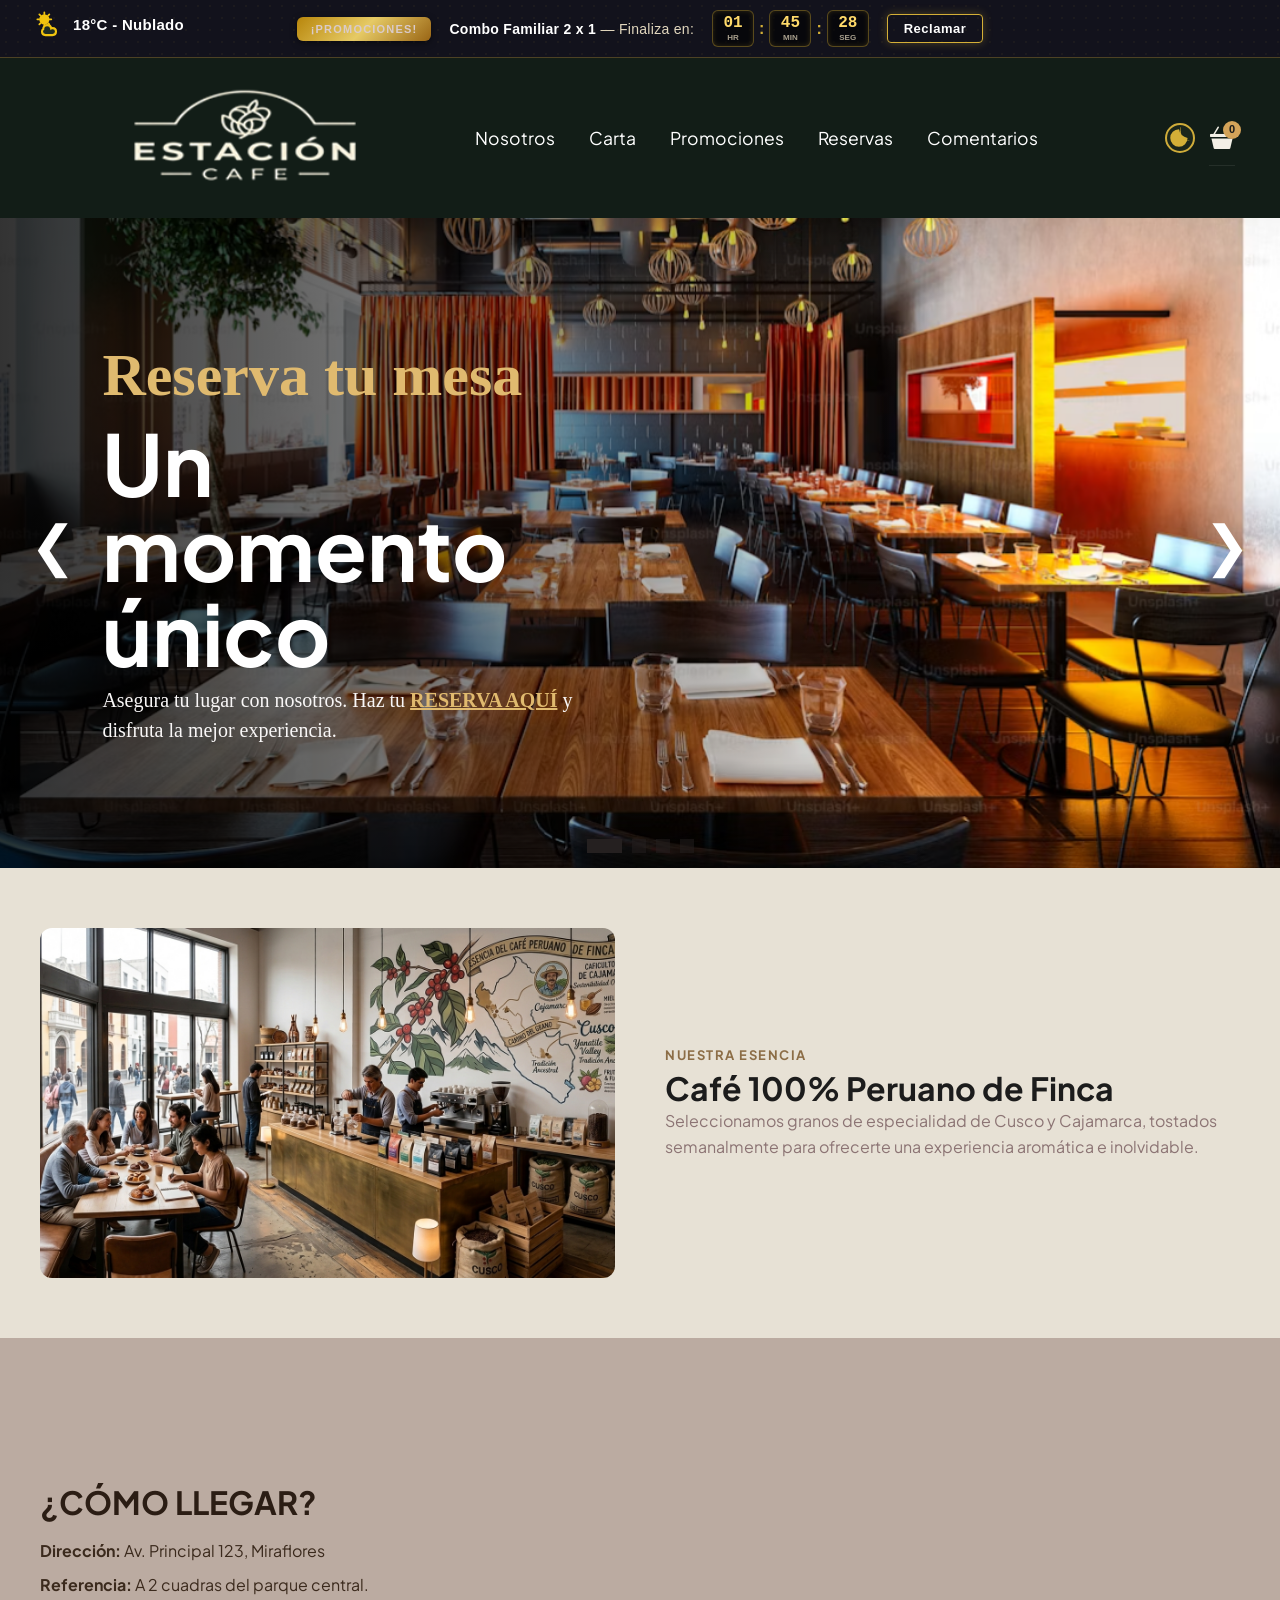
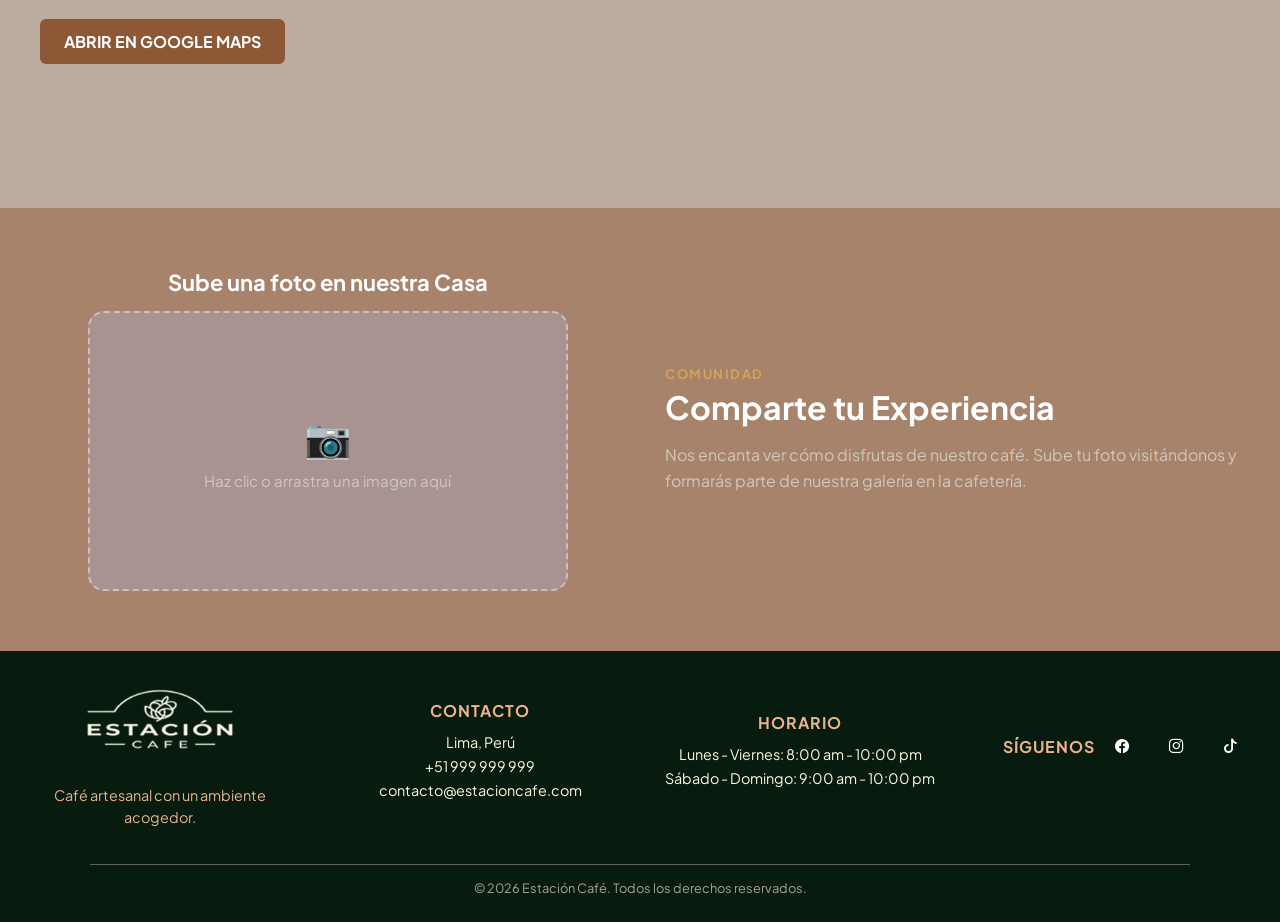
<file: Cafetería/Cafetería/index.html>
<!DOCTYPE html>
<html lang="es">

<head>
    <meta charset="UTF-8">
    <meta name="viewport" content="width=device-width, initial-scale=1.0">
    <title>Estación Café</title>
    <link rel="stylesheet" href="css/estilos.css">
    <link rel="stylesheet" href="https://cdn.jsdelivr.net/npm/bootstrap-icons@1.11.3/font/bootstrap-icons.css">
</head>

<body>
  
    
      <!-- BANNER DE PROMOCIÓN  -->
<div class="promo-banner">
  <div class="promo-container">
    <div class="weather-widget">
  <!-- Icono SVG en tono dorado -->
  <svg class="weather-icon" viewBox="0 0 24 24" fill="none" xmlns="http://www.w3.org/2000/svg">
    <circle cx="8" cy="8" r="3.5" stroke="#f1c40f" stroke-width="1.8" fill="#f1c40f" />
    <path d="M8 2V3.5M8 12.5V14M2 8H3.5M12.5 8H14M3.7 3.7L4.8 4.8M11.2 11.2L12.3 12.3M3.7 12.3L4.8 11.2M11.2 4.8L12.3 3.7" stroke="#f1c40f" stroke-width="1.5" stroke-linecap="round" />
    <path d="M7 16.5C7 14.5 8.5 13 10.5 13C12.2 13 13.6 14.2 13.9 15.8C14.2 15.6 14.6 15.5 15 15.5C16.7 15.5 18 16.8 18 18.5C18 20.2 16.7 21.5 15 21.5H9C7.3 21.5 6 20.2 6 18.5C6 17.5 6.4 16.7 7 16.5Z" stroke="#f1c40f" stroke-width="1.8" fill="#1e2d24" />
  </svg>
  
  <span id="weather-text" class="weather-text"></span>
</div>
    
    <div class="promo-badge ">¡Promociones!</div>
    
    <!-- Texto de la Promoción -->
    <p class="promo-text">
      <strong>Combo Familiar 2 x 1</strong> — Finaliza en:
    </p>

    <div class="promo-timer">
      <div class="timer-box">
        <span id="hours">01</span>
        <small>HR</small>
      </div>
      <span class="timer-dots">:</span>
      <div class="timer-box">
        <span id="minutes">45</span>
        <small>MIN</small>
      </div>
      <span class="timer-dots">:</span>
      <div class="timer-box">
        <span id="seconds">30</span>
        <small>SEG</small>
      </div>
    </div>

    <a href="promociones.html#promociones" class="promo-btn">Reclamar</a>
  

    
  </div>
</div>
    <header>

        
        <a href="index.html"><img src="img/logo.png" alt="Logo de la cafetería"></a>

        <nav>
            <ul class="menu">
                <li><a href="nosotros.html">Nosotros</a></li>
                <li><a href="carta.html">Carta</a></li>
                <li><a href="promociones.html">Promociones</a></li>
                <li><a href="reservas.html">Reservas</a></li>
                <li><a href="comentarios.html">Comentarios</a></li>

                <li class="item-theme">
                    <button id="toggle-theme" class="btn-theme" aria-label="Cambiar tema">
                        <svg class="icon-moon" xmlns="http://www.w3.org/2000/svg" viewBox="0 0 24 24" fill="currentColor">
                            <path d="M12.3 2a10 10 0 0 0 9.21 12.86 9.93 9.93 0 0 1-9-9.86 9.88 9.88 0 0 1 .21-3zm-1.3 2a8 8 0 1 0 8 8 10 10 0 0 1-8-8z"/>
                        </svg>
                        <svg class="icon-sun" xmlns="http://www.w3.org/2000/svg" viewBox="0 0 24 24" fill="currentColor">
                            <path d="M12 7a5 5 0 1 0 0 10 5 5 0 0 0 0-10zm0-5a1 1 0 0 1 1 1v2a1 1 0 1 1-2 0V3a1 1 0 0 1 1-1zm0 17a1 1 0 0 1 1 1v2a1 1 0 1 1-2 0v-2a1 1 0 0 1 1-1zm10-8a1 1 0 0 1-1 1h-2a1 1 0 1 1 0-2h2a1 1 0 0 1 1 1zM5 12a1 1 0 0 1-1 1H2a1 1 0 1 1 0-2h2a1 1 0 0 1 1 1zm14.95-6.95a1 1 0 0 1 0 1.41l-1.42 1.42a1 1 0 1 1-1.41-1.41l1.42-1.42a1 1 0 0 1 1.41 0zm-14.14 14.14a1 1 0 0 1 0 1.41l-1.42 1.42a1 1 0 0 1-1.41-1.41l1.42-1.42a1 1 0 0 1 1.41 0zm14.14 0a1 1 0 0 1-1.41 0l-1.42-1.42a1 1 0 0 1 1.41-1.41l1.42 1.42a1 1 0 0 1 0 1.41zM6.34 6.34a1 1 0 0 1-1.41 0L3.51 4.93a1 1 0 1 1 1.41-1.41l1.42 1.42a1 1 0 0 1 0 1.41z"/>
                        </svg>
                    </button>
                </li>

                <li class="item-carrito">
                <button id="btn-carrito" class="btn-carrito" onclick="toggleCarrito()" aria-label="Ver carrito">
                <i class="bi bi-basket3-fill"></i>
                <span id="contador-carrito">0</span>
                </button>
               </li>

               
            </ul>




        </nav>
    </header>

    <!-- ===== PANEL DEL CARRITO  ===== -->

  <div id="panel-carrito">
    <h2>Pedido actual</h2>

    <div id="carrito-items">
      
    </div>

    <div id="resumen-carrito">
      <strong>Total: <span id="total-carrito">S/ 0.00</span></strong>
    </div>

    <button onclick="vaciarCarrito()">Vaciar carrito</button>
    <button onclick="toggleCarrito()">Cerrar</button>
  </div>

    <section class="banner">

          

        <div class="ruleta">

            <div class="ruleban">

                <!-- Imagen 1: Reservas -->
                <div class="rulebanimg">
                    <img src="img2/imgreservas.png" alt="Reservas">
                    <div class="textoBanners">
                        <h3>Reserva tu mesa</h3>
                        <h1>Un momento único</h1>
                        <p>Asegura tu lugar con nosotros. Haz tu <a href="reservas.html" class="link-clave">RESERVA AQUÍ</a> y disfruta la mejor experiencia.</p>
                    </div>
                </div>

                <!-- Imagen 2: Promociones -->
                <div class="rulebanimg">
                    <img src="img2/Bannerimg2.jpg" alt="Promociones">
                    <div class="textoBanners">
                        <h3>Especiales del mes</h3>
                        <h1>Promociones</h1>
                        <p>Descubre las ofertas de hoy. Revisa nuestras <a href="promociones.html" class="link-clave">PROMOCIONES</a> exclusivas.</p>
                    </div>
                </div>

                <!-- Imagen 3: Carta -->
                <div class="rulebanimg">
                    <img src="img2/Bannerimg3.jpg" alt="Carta">
                    <div class="textoBanners">
                        <h3>Sabor artesanal</h3>
                        <h1>Nuestra Carta</h1>
                        <p>Café de especialidad y repostería fina. Explora la <a href="carta.html" class="link-clave">CARTA COMPLETA</a>.</p>
                    </div>
                </div>

                <!-- Imagen 4: Nosotros -->
                <div class="rulebanimg">
                    <img src="img2/Bannerimg4.jpg" alt="Nosotros">
                    <div class="textoBanners">
                        <h3>Conócenos</h3>
                        <h1>Estación Café</h1>
                        <p>Pasión por el detalle y el mejor ambiente. Descubre más sobre <a href="nosotros.html" class="link-clave">NOSOTROS</a>.</p>
                    </div>
                </div>

            </div>

            <div class="antes">&#10094;</div>
            <div class="luego">&#10095;</div>

            <div class="imgban">
                <span class="area active"></span>
                <span class="area"></span>
                <span class="area"></span>
                <span class="area"></span>
            </div>

        </div>

    </section>

    <section class="seccion-principal">

  
  <div class="bloque-fila fondo-claro">
    <div class="contenido-ancho">
      <div class="bloque-media">
        <img src="img2/cafecinimg.jpg" alt="Café 100% Peruano de Finca">
      </div>
      <div class="bloque-texto">
        <span class="subtitulo">NUESTRA ESENCIA</span>
        <h2>Café 100% Peruano de Finca</h2>
        <p>Seleccionamos granos de especialidad de Cusco y Cajamarca, tostados semanalmente para ofrecerte una experiencia aromática e inolvidable.</p>
      </div>
    </div>
  </div>


  <div class="bloque-fila fondo-oscuro">
    <div class="contenido-ancho">
      <div class="bloque-texto">
        <h2>¿CÓMO LLEGAR?</h2>
        <p><strong>Dirección:</strong> Av. Principal 123, Miraflores</p>
        <p><strong>Referencia:</strong> A 2 cuadras del parque central.</p>
        <a href="https://maps.google.com" target="_blank" class="btn-mapa">ABRIR EN GOOGLE MAPS</a>
      </div>
      <div class="bloque-media">
        <iframe 
          src="https://www.google.com/maps/embed?pb=..." 
          loading="lazy">
        </iframe>
      </div>
    </div>
  </div>


<div class="bloque-fila fondo-terciario">
  <div class="comunidad-contenedor">
    
   
    <div class="comunidad-columna-foto">
      <p class="comunidad-titulo-foto">Sube una foto en nuestra Casa</p>
      
      <label for="foto-input" class="comunidad-dropzone">
        <div id="comunidad-contenido-dropzone">
          <div class="comunidad-icono">📷</div>
          <span class="comunidad-texto-instruccion">Haz clic o arrastra una imagen aquí</span>
        </div>
        <input type="file" id="foto-input" accept="image/*" class="comunidad-input-oculto">
      </label>
    </div>

   
    <div class="comunidad-columna-texto">
      <span class="comunidad-subtitulo">COMUNIDAD</span>
      <h2 class="comunidad-titulo">Comparte tu Experiencia</h2>
      <p class="comunidad-descripcion">Nos encanta ver cómo disfrutas de nuestro café. Sube tu foto visitándonos y formarás parte de nuestra galería en la cafetería.</p>
    </div>

  </div>
</div>

</section>

    <footer>
        <div class="footer-contenedor">

            <div class="footer-info">
                <a href="index.html"><img src="img/logo.png" alt="Logo de la cafetería"></a>
                <p>Café artesanal con un ambiente acogedor.</p>
            </div>

            <div class="footer-contacto">
                <h4>Contacto</h4>
                <p>Lima, Perú</p>
                <p>+51 999 999 999</p>
                <p>contacto@estacioncafe.com</p>
            </div>

            <div class="footer-horario">
                <h4>Horario</h4>
                <p>Lunes - Viernes: 8:00 am - 10:00 pm</p>
                <p>Sábado - Domingo: 9:00 am - 10:00 pm</p>
            </div>

            <div class="footer-redes">
                <h4>Síguenos</h4>
                <a href="#"><i class="bi bi-facebook"></i></a><br>
                <a href="#"><i class="bi bi-instagram"></i></a><br>
                <a href="#"><i class="bi bi-tiktok"></i></a>
            </div>

        </div>

        <hr>
        <p class="copyright">
            © 2026 Estación Café. Todos los derechos reservados.
        </p>
    </footer>

    <script src="js/index.js"></script>
    <script src="js/carrito.js"></script>
</body>

</html>
</file>
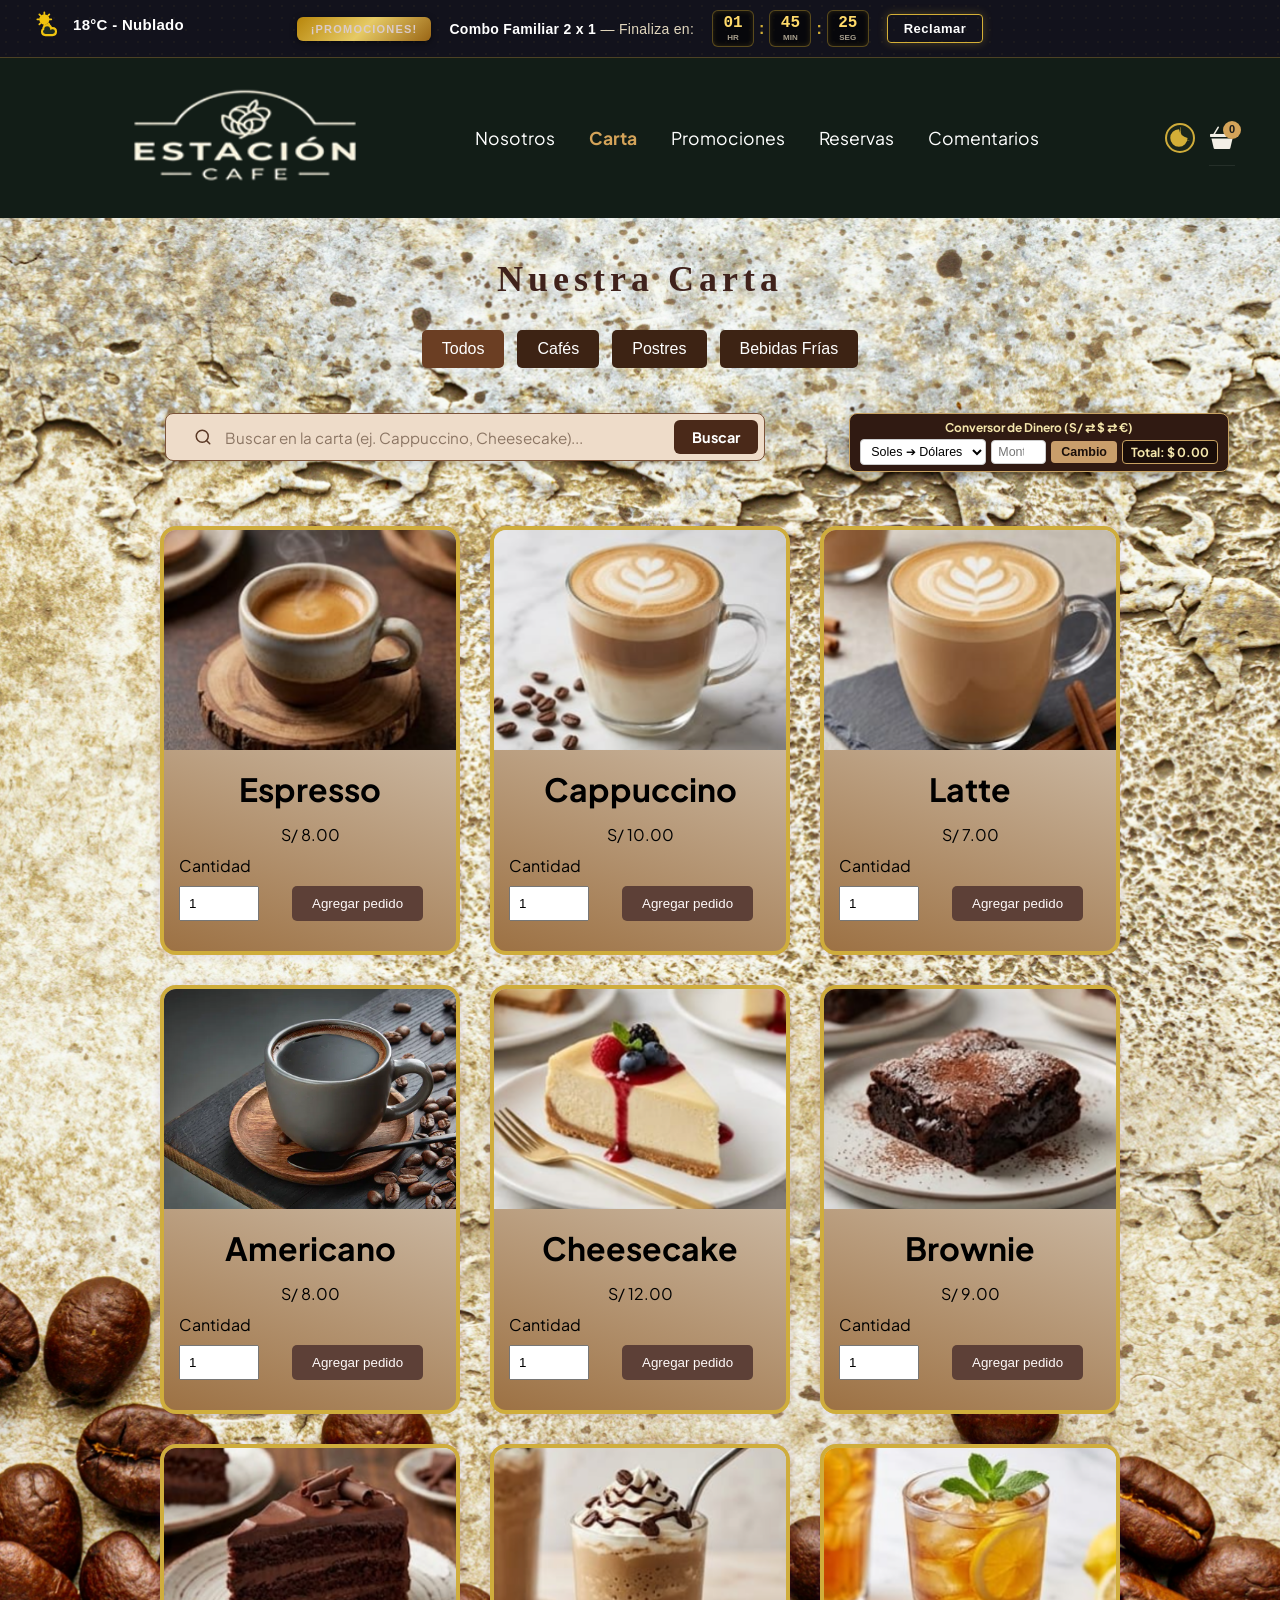
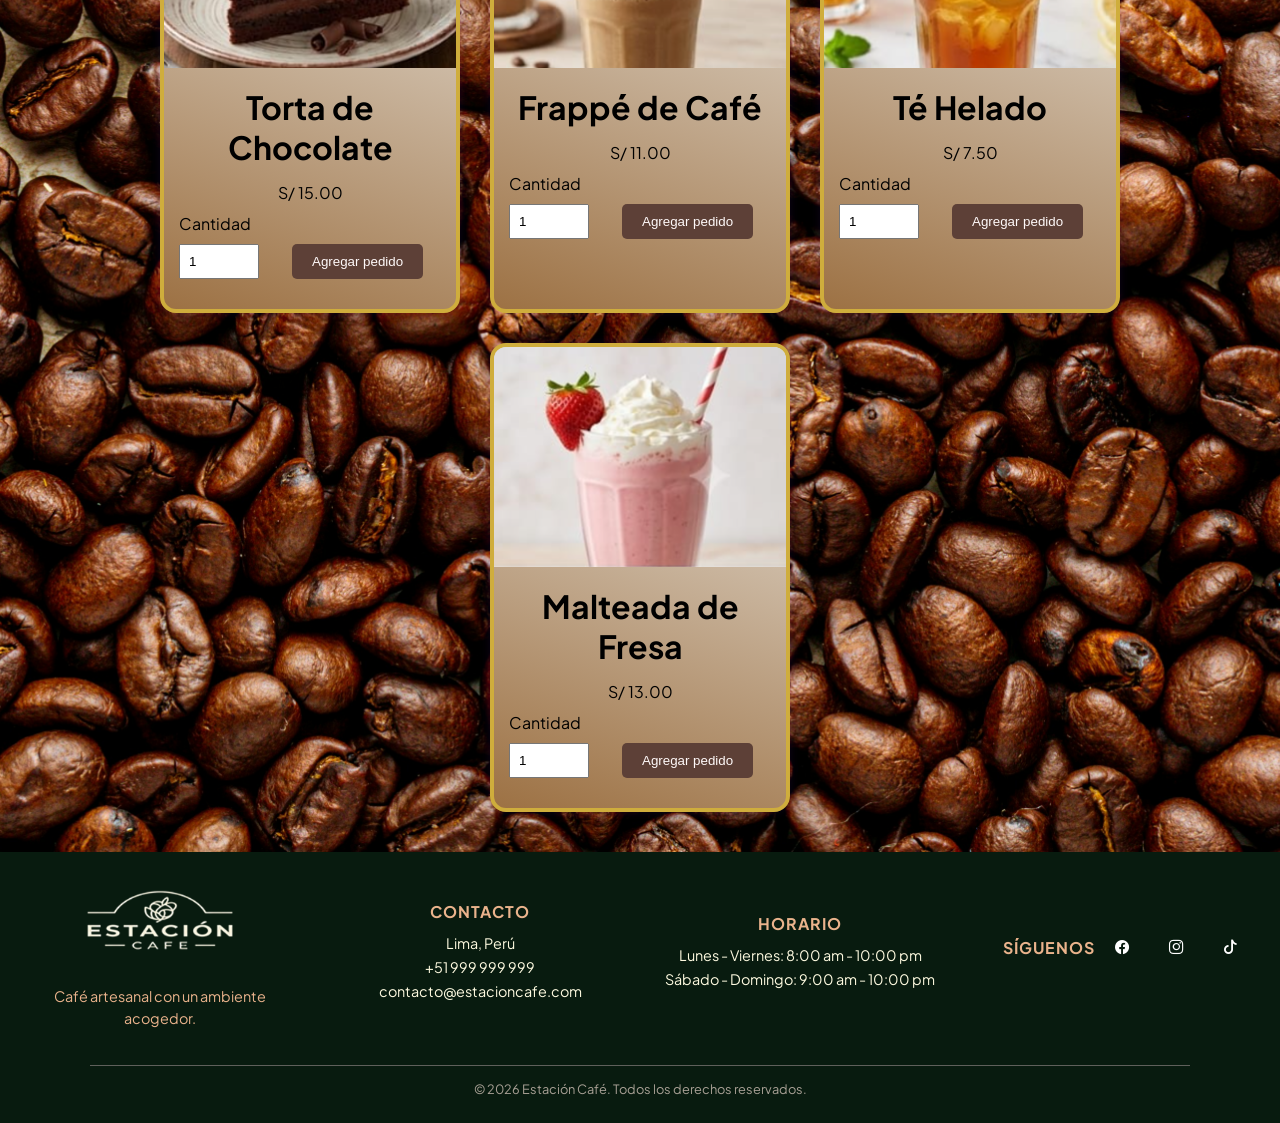
<file: Cafetería/Cafetería/carta.html>
<!DOCTYPE html>
<html lang="es">

<head>
    <meta charset="UTF-8">
    <meta name="viewport" content="width=device-width, initial-scale=1.0">
    <title>Menú - Estación Café</title>

    
    <link rel="stylesheet" href="css/estilos.css">

        <link rel="stylesheet" href="https://cdn.jsdelivr.net/npm/bootstrap-icons@1.13.1/font/bootstrap-icons.min.css">
</head>

<body>
  
      <!-- BANNER DE PROMOCIÓN-->
<div class="promo-banner">
  <div class="promo-container">
     <div class="weather-widget">
  <!-- Icono SVG en tono dorado -->
  <svg class="weather-icon" viewBox="0 0 24 24" fill="none" xmlns="http://www.w3.org/2000/svg">
    <circle cx="8" cy="8" r="3.5" stroke="#f1c40f" stroke-width="1.8" fill="#f1c40f" />
    <path d="M8 2V3.5M8 12.5V14M2 8H3.5M12.5 8H14M3.7 3.7L4.8 4.8M11.2 11.2L12.3 12.3M3.7 12.3L4.8 11.2M11.2 4.8L12.3 3.7" stroke="#f1c40f" stroke-width="1.5" stroke-linecap="round" />
    <path d="M7 16.5C7 14.5 8.5 13 10.5 13C12.2 13 13.6 14.2 13.9 15.8C14.2 15.6 14.6 15.5 15 15.5C16.7 15.5 18 16.8 18 18.5C18 20.2 16.7 21.5 15 21.5H9C7.3 21.5 6 20.2 6 18.5C6 17.5 6.4 16.7 7 16.5Z" stroke="#f1c40f" stroke-width="1.8" fill="#1e2d24" />
  </svg>
  
  <span id="weather-text" class="weather-text"></span>
</div>
    
    <div class="promo-badge ">¡Promociones!</div>
    
    
    <p class="promo-text">
      <strong>Combo Familiar 2 x 1</strong> — Finaliza en:
    </p>

    <div class="promo-timer">
      <div class="timer-box">
        <span id="hours">01</span>
        <small>HR</small>
      </div>
      <span class="timer-dots">:</span>
      <div class="timer-box">
        <span id="minutes">45</span>
        <small>MIN</small>
      </div>
      <span class="timer-dots">:</span>
      <div class="timer-box">
        <span id="seconds">30</span>
        <small>SEG</small>
      </div>
    </div>

    <a href="promociones.html#promociones" class="promo-btn">Reclamar</a>
  

    
  </div>
</div>

    <header>

            <a href="index.html"> <img src="img/logo.png" alt="Logo de la cafetería"></a>
        
        <nav>
                <ul class="menu">
                   <li><a href="nosotros.html">Nosotros</a></li>
                    <li><a href="carta.html">Carta</a></li>
                    <li><a href="promociones.html">Promociones</a></li>
                    <li><a href="reservas.html">Reservas</a></li>
                    <li><a href="comentarios.html">Comentarios</a></li>
                    
                        <li class="item-theme">
                          <button id="toggle-theme" class="btn-theme" aria-label="Cambiar tema">
                            <svg class="icon-moon" xmlns="http://www.w3.org/2000/svg" viewBox="0 0 24 24" fill="currentColor">
                              <path d="M12.3 2a10 10 0 0 0 9.21 12.86 9.93 9.93 0 0 1-9-9.86 9.88 9.88 0 0 1 .21-3zm-1.3 2a8 8 0 1 0 8 8 10 10 0 0 1-8-8z"/>
                            </svg>
                            <svg class="icon-sun" xmlns="http://www.w3.org/2000/svg" viewBox="0 0 24 24" fill="currentColor">
                              <path d="M12 7a5 5 0 1 0 0 10 5 5 0 0 0 0-10zm0-5a1 1 0 0 1 1 1v2a1 1 0 1 1-2 0V3a1 1 0 0 1 1-1zm0 17a1 1 0 0 1 1 1v2a1 1 0 1 1-2 0v-2a1 1 0 0 1 1-1zm10-8a1 1 0 0 1-1 1h-2a1 1 0 1 1 0-2h2a1 1 0 0 1 1 1zM5 12a1 1 0 0 1-1 1H2a1 1 0 1 1 0-2h2a1 1 0 0 1 1 1zm14.95-6.95a1 1 0 0 1 0 1.41l-1.42 1.42a1 1 0 1 1-1.41-1.41l1.42-1.42a1 1 0 0 1 1.41 0zm-14.14 14.14a1 1 0 0 1 0 1.41l-1.42 1.42a1 1 0 0 1-1.41-1.41l1.42-1.42a1 1 0 0 1 1.41 0zm14.14 0a1 1 0 0 1-1.41 0l-1.42-1.42a1 1 0 0 1 1.41-1.41l1.42 1.42a1 1 0 0 1 0 1.41zM6.34 6.34a1 1 0 0 1-1.41 0L3.51 4.93a1 1 0 1 1 1.41-1.41l1.42 1.42a1 1 0 0 1 0 1.41z"/>
                            </svg>
                          </button>
                        </li>
                      
                 <li class="item-carrito">
                <button id="btn-carrito" class="btn-carrito" onclick="toggleCarrito()" aria-label="Ver carrito">
                <i class="bi bi-basket3-fill"></i>
                <span id="contador-carrito">0</span>
                </button>
               </li>



                </ul>
        </nav>
      


    </header>

     <!-- ===== PANEL DEL CARRITO  ===== -->

  <div id="panel-carrito">
    <h2>Pedido actual</h2>

    <div id="carrito-items">
      <!-- El JS inserta aquí cada producto dinámicamente -->
    </div>

    <div id="resumen-carrito">
      <strong>Total: <span id="total-carrito">S/ 0.00</span></strong>
    </div>

    <button onclick="vaciarCarrito()">Vaciar carrito</button>
    <button onclick="toggleCarrito()">Cerrar</button>
  </div>








    <section class="productos">

  <h2>Nuestra Carta</h2>

  <!-- BOTONES DE FILTRO -->
  <div class="contenedor-filtros">
    <button class="btn-filtro active" onclick="filtrarProductos('todos')">Todos</button>
    <button class="btn-filtro" onclick="filtrarProductos('cafes')">Cafés</button>
    <button class="btn-filtro" onclick="filtrarProductos('postres')">Postres</button>
    <button class="btn-filtro" onclick="filtrarProductos('bebidas-frias')">Bebidas Frías</button>
  </div>


    <!-- BUSCADOR -->
<div class="fila-herramientas">

  <!-- 🔍 BUSCADOR DENTRO DE LA CARTA -->
    <div class="buscador-container">
      <div class="input-wrapper">
        <svg class="icono-lupa" xmlns="http://www.w3.org/2000/svg" viewBox="0 0 24 24" fill="none" stroke="currentColor" stroke-width="2" stroke-linecap="round" stroke-linejoin="round">
          <circle cx="11" cy="11" r="8"></circle>
          <line x1="21" y1="21" x2="16.65" y2="16.65"></line>
        </svg>
        <input type="text" id="searchInput" placeholder="Buscar en la carta (ej. Cappuccino, Cheesecake)...">
      </div>
      <button type="button" id="btnBuscar" onclick="buscarPorTexto()">Buscar</button>
    </div>


  <!-- Conversor de monedas -->
  <div class="card-conversor-derecha">
    <div class="titulo-conversor">Conversor de Dinero (S/ ⇄ $ ⇄ €)</div>
    
    <div class="campos-inline">
      
      <select id="tipoConversion">
        <option value="solesADolares">Soles ➔ Dólares</option>
        <option value="solesAEuros">Soles ➔ Euros</option>
        <option value="dolaresASoles">Dólares ➔ Soles</option>
        <option value="eurosASoles">Euros ➔ Soles</option>
      </select>

      <input type="number" id="monto" placeholder="Monto" step="0.10">
      <button onclick="convertirMoneda()">Cambio</button>
      <div id="resultado" class="res-badge">Total: $ 0.00</div>
    </div>
  </div>

</div>


      
  <div class="contenedor-productos">

    <!-- PRODUCTOS DE CAFÉ -->
    <div class="producto" data-category="cafes">
      <img src="img/prod1.png" alt="Café">
      <h4>Espresso</h4>
      <p>S/ 8.00</p>
      <label>Cantidad</label>
      <input type="number" min="1" value="1" class="cantidad">
      <button 	onclick="agregarAlCarrito(1)">Agregar pedido</button>
    </div>

    <div class="producto" data-category="cafes">
      <img src="img/prod2.png" alt="Café">
      <h4>Cappuccino</h4>
      <p>S/ 10.00</p>
      <label>Cantidad</label>
      <input type="number" min="1" value="1" class="cantidad">
      <button onclick="agregarAlCarrito(2)">Agregar pedido</button>
    </div>

    <div class="producto" data-category="cafes">
      <img src="img/prod3.png" alt="Café">
      <h4>Latte</h4>
      <p>S/ 7.00</p>
      <label>Cantidad</label>
      <input type="number" min="1" value="1" class="cantidad">
      <button onclick="agregarAlCarrito(3)">Agregar pedido</button>
    </div>

    <div class="producto" data-category="cafes">
      <img src="img/prod10.webp" alt="Café">
      <h4>Americano</h4>
      <p>S/ 8.00</p>
      <label>Cantidad</label>
      <input type="number" min="1" value="1" class="cantidad">
      <button onclick="agregarAlCarrito(4)">Agregar pedido</button>
    </div>

    <!-- PRODUCTOS DE POSTRES -->
    <div class="producto" data-category="postres">
      <img src="img/prod4.png" alt="Postre">
      <h4>Cheesecake</h4>
      <p>S/ 12.00</p>
      <label>Cantidad</label>
      <input type="number" min="1" value="1" class="cantidad">
      <button onclick="agregarAlCarrito(5)">Agregar pedido</button>
    </div>

    <div class="producto" data-category="postres">
      <img src="img/prod5.png" alt="Postre">
      <h4>Brownie</h4>
      <p>S/ 9.00</p>
      <label>Cantidad</label>
      <input type="number" min="1" value="1" class="cantidad">
      <button onclick="agregarAlCarrito(6)">Agregar pedido</button>
    </div>
    

    <div class="producto" data-category="postres">
      <img src="img/prod6.png" alt="Postre">
      <h4>Torta de Chocolate</h4>
      <p>S/ 15.00</p>
      <label>Cantidad</label>
      <input type="number" min="1" value="1" class="cantidad">
      <button onclick="agregarAlCarrito(7)">Agregar pedido</button>
    </div>


    <!-- PRODUCTOS DE BEBIDAS FRÍAS -->
    <div class="producto" data-category="bebidas-frias">
      <img src="img/prod7.png" alt="Bebida Fría">
      <h4>Frappé de Café</h4>
      <p>S/ 11.00</p>
      <label>Cantidad</label>
      <input type="number" min="1" value="1" class="cantidad">
      <button onclick="agregarAlCarrito(8)">Agregar pedido</button>
    </div>

    <div class="producto" data-category="bebidas-frias">
      <img src="img/prod8.png" alt="Bebida Fría">
      <h4>Té Helado</h4>
      <p>S/ 7.50</p>
      <label>Cantidad</label>
      <input type="number" min="1" value="1" class="cantidad">
      <button onclick="agregarAlCarrito(9)">Agregar pedido</button>
    </div>
    

    <div class="producto" data-category="bebidas-frias">
      <img src="img/prod9.png" alt="Bebida Fría">
      <h4>Malteada de Fresa</h4>
      <p>S/ 13.00</p>
      <label>Cantidad</label>
      <input type="number" min="1" value="1" class="cantidad">
      <button onclick="agregarAlCarrito(10)">Agregar pedido</button>
    </div>


  </div>
</section>


      
        <button id="btnVaciar" onclick="vaciarTodo()" style="display:none;" class="btn-vaciar">
            Vaciar Todo
        </button>

    </section>



<footer>

    <div class="footer-contenedor">

        <div class="footer-info">

            <a href="index.html"> <img src="img/logo.png" alt="Logo de la cafetería"></a>

            <p> Café artesanal con un ambiente acogedor.</p>

        </div>


        

        <div class="footer-contacto">

            <h4>Contacto</h4>

            <p> Lima, Perú</p>
            <p> +51 999 999 999</p>
            <p> contacto@estacioncafe.com</p>

        </div>

        <div class="footer-horario">

            <h4>Horario</h4>

            <p>Lunes - Viernes: 8:00 am - 10:00 pm</p>
            <p>Sábado - Domingo: 9:00 am - 10:00 pm</p>

        </div>

        <div class="footer-redes">

            <h4>Síguenos</h4>

            <a href="#"><i class="bi bi-facebook"></i></a><br>
            <a href="#"><i class="bi bi-instagram"></i></a><br>
            <a href="#"><i class="bi bi-tiktok"></i></a>

        </div>

    </div>

    <hr>
    <p class="copyright">
        © 2026 Estación Café. Todos los derechos reservados.
    </p>

</footer>
 <script src="js/carta&promociones.js"></script>
 <script src="js/index.js"></script>
 <script src="js/notificacion.js"></script>
 <script src="js/carrito.js"></script>
</body>

</html>
</file>
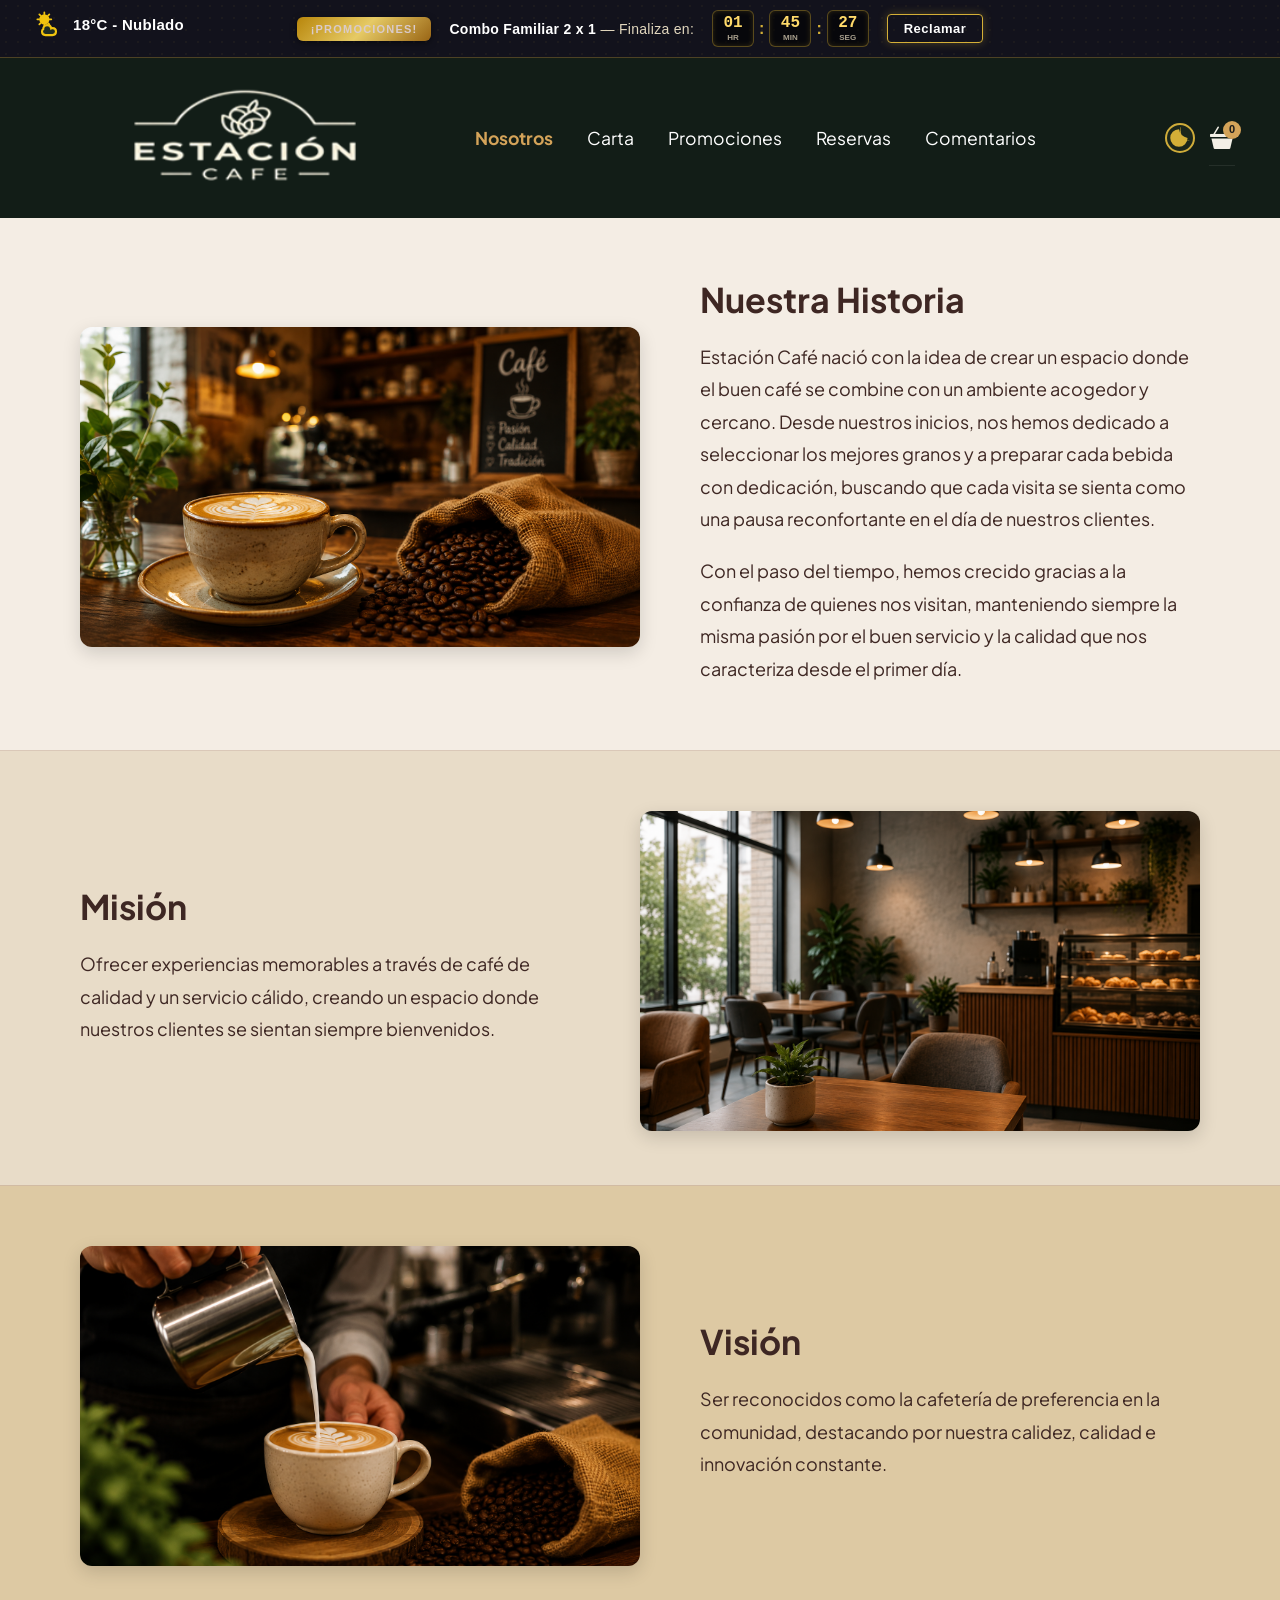
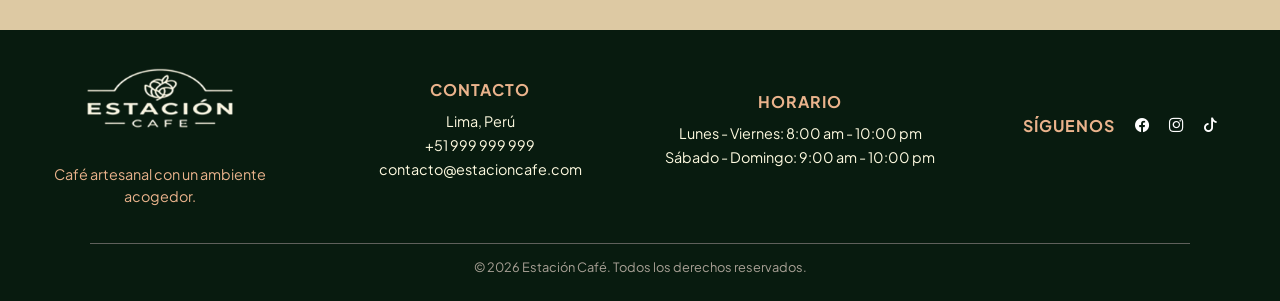
<file: Cafetería/Cafetería/nosotros.html>
<!DOCTYPE html>
<html lang="es">

<head>
    <meta charset="UTF-8">
    <meta name="viewport" content="width=device-width, initial-scale=1.0">
    <title>Nosotros | Estación Café</title>
    <link rel="stylesheet" href="https://cdn.jsdelivr.net/npm/bootstrap-icons@1.13.1/font/bootstrap-icons.min.css">
    <link rel="stylesheet" href="css/estilos.css">

    

</head>

<body>
         <!-- BANNER DE PROMOCIÓN  -->
<div class="promo-banner">
  <div class="promo-container">
     <div class="weather-widget">
  <!-- Icono SVG en tono dorado -->
  <svg class="weather-icon" viewBox="0 0 24 24" fill="none" xmlns="http://www.w3.org/2000/svg">
    <circle cx="8" cy="8" r="3.5" stroke="#f1c40f" stroke-width="1.8" fill="#f1c40f" />
    <path d="M8 2V3.5M8 12.5V14M2 8H3.5M12.5 8H14M3.7 3.7L4.8 4.8M11.2 11.2L12.3 12.3M3.7 12.3L4.8 11.2M11.2 4.8L12.3 3.7" stroke="#f1c40f" stroke-width="1.5" stroke-linecap="round" />
    <path d="M7 16.5C7 14.5 8.5 13 10.5 13C12.2 13 13.6 14.2 13.9 15.8C14.2 15.6 14.6 15.5 15 15.5C16.7 15.5 18 16.8 18 18.5C18 20.2 16.7 21.5 15 21.5H9C7.3 21.5 6 20.2 6 18.5C6 17.5 6.4 16.7 7 16.5Z" stroke="#f1c40f" stroke-width="1.8" fill="#1e2d24" />
  </svg>
  
  <span id="weather-text" class="weather-text"></span>
</div>
    
    
    <div class="promo-badge ">¡Promociones!</div>
    

    <p class="promo-text">
      <strong>Combo Familiar 2 x 1</strong> — Finaliza en:
    </p>

    
    <div class="promo-timer">
      <div class="timer-box">
        <span id="hours">01</span>
        <small>HR</small>
      </div>
      <span class="timer-dots">:</span>
      <div class="timer-box">
        <span id="minutes">45</span>
        <small>MIN</small>
      </div>
      <span class="timer-dots">:</span>
      <div class="timer-box">
        <span id="seconds">30</span>
        <small>SEG</small>
      </div>
    </div>

 
    <a href="promociones.html#promociones" class="promo-btn">Reclamar</a>
  

    
  </div>
</div>

    <header>

        <a href="index.html"> <img src="img/logo.png" alt="Logo de la cafetería"></a>

        <nav>
            <ul class="menu">
                <li><a href="nosotros.html">Nosotros</a></li>
                <li><a href="carta.html">Carta</a></li>
                <li><a href="promociones.html">Promociones</a></li>
                <li><a href="reservas.html">Reservas</a></li>
                <li><a href="comentarios.html">Comentarios</a></li>

                <li class="item-theme">
      <button id="toggle-theme" class="btn-theme" aria-label="Cambiar tema">
        <svg class="icon-moon" xmlns="http://www.w3.org/2000/svg" viewBox="0 0 24 24" fill="currentColor">
          <path d="M12.3 2a10 10 0 0 0 9.21 12.86 9.93 9.93 0 0 1-9-9.86 9.88 9.88 0 0 1 .21-3zm-1.3 2a8 8 0 1 0 8 8 10 10 0 0 1-8-8z"/>
        </svg>
        <svg class="icon-sun" xmlns="http://www.w3.org/2000/svg" viewBox="0 0 24 24" fill="currentColor">
          <path d="M12 7a5 5 0 1 0 0 10 5 5 0 0 0 0-10zm0-5a1 1 0 0 1 1 1v2a1 1 0 1 1-2 0V3a1 1 0 0 1 1-1zm0 17a1 1 0 0 1 1 1v2a1 1 0 1 1-2 0v-2a1 1 0 0 1 1-1zm10-8a1 1 0 0 1-1 1h-2a1 1 0 1 1 0-2h2a1 1 0 0 1 1 1zM5 12a1 1 0 0 1-1 1H2a1 1 0 1 1 0-2h2a1 1 0 0 1 1 1zm14.95-6.95a1 1 0 0 1 0 1.41l-1.42 1.42a1 1 0 1 1-1.41-1.41l1.42-1.42a1 1 0 0 1 1.41 0zm-14.14 14.14a1 1 0 0 1 0 1.41l-1.42 1.42a1 1 0 0 1-1.41-1.41l1.42-1.42a1 1 0 0 1 1.41 0zm14.14 0a1 1 0 0 1-1.41 0l-1.42-1.42a1 1 0 0 1 1.41-1.41l1.42 1.42a1 1 0 0 1 0 1.41zM6.34 6.34a1 1 0 0 1-1.41 0L3.51 4.93a1 1 0 1 1 1.41-1.41l1.42 1.42a1 1 0 0 1 0 1.41z"/>
        </svg>
      </button>


    </li>


                     <li class="item-carrito">
                <button id="btn-carrito" class="btn-carrito" onclick="toggleCarrito()" aria-label="Ver carrito">
                <i class="bi bi-basket3-fill"></i>
                <span id="contador-carrito">0</span>
                </button>
               </li>
    
    
            </ul>
        </nav>

    </header>

         <!-- ===== PANEL DEL CARRITO  ===== -->

  <div id="panel-carrito">
    <h2>Pedido actual</h2>

    <div id="carrito-items">
      <!-- El JS inserta aquí cada producto dinámicamente -->
    </div>

    <div id="resumen-carrito">
      <strong>Total: <span id="total-carrito">S/ 0.00</span></strong>
    </div>

    <button onclick="vaciarCarrito()">Vaciar carrito</button>
    <button onclick="toggleCarrito()">Cerrar</button>
  </div>





    <section class="nosotros">

        <div class="fila-nosotros fila-cafe-1">

            <div class="fila-img">
                <img src="img/historia.png" alt="Barista preparando un café con arte latte">
            </div>

            <div class="fila-texto">
                <h2>Nuestra Historia</h2>
                <p>
                    Estación Café nació con la idea de crear un espacio donde el buen café se combine con un ambiente
                    acogedor y cercano. Desde nuestros inicios, nos hemos dedicado a seleccionar los mejores granos y a
                    preparar cada bebida con dedicación, buscando que cada visita se sienta como una pausa reconfortante
                    en el día de nuestros clientes.
                </p>
                <p>
                    Con el paso del tiempo, hemos crecido gracias a la confianza de quienes nos visitan, manteniendo siempre
                    la misma pasión por el buen servicio y la calidad que nos caracteriza desde el primer día.
                </p>
            </div>

        </div>

        <div class="fila-nosotros fila-cafe-2">

            <div class="fila-img">
                <img src="img/vision.png" alt="Interior acogedor de la cafetería">
            </div>

            <div class="fila-texto">
                <h2>Misión</h2>
                <p>
                    Ofrecer experiencias memorables a través de café de calidad y un servicio cálido, creando un
                    espacio donde nuestros clientes se sientan siempre bienvenidos.
                </p>
            </div>

        </div>

        <div class="fila-nosotros fila-cafe-3">

            <div class="fila-img">
                <img src="img/mision.png" alt="Barista preparando un café con arte latte">
            </div>

            <div class="fila-texto">
                <h2>Visión</h2>
                <p>
                    Ser reconocidos como la cafetería de preferencia en la comunidad, destacando por nuestra
                    calidez, calidad e innovación constante.
                </p>
            </div>

        </div>

    </section>

    <footer>

        <div class="footer-contenedor">

            <div class="footer-info">
                <a href="index.html"> <img src="img/logo.png" alt="Logo de la cafetería"></a>
                <p> Café artesanal con un ambiente acogedor.</p>
            </div>

            <div class="footer-contacto">
                <h4>Contacto</h4>
                <p> Lima, Perú</p>
                <p> +51 999 999 999</p>
                <p> contacto@estacioncafe.com</p>
            </div>

            <div class="footer-horario">
                <h4>Horario</h4>
                <p>Lunes - Viernes: 8:00 am - 10:00 pm</p>
                <p>Sábado - Domingo: 9:00 am - 10:00 pm</p>
            </div>

            <div class="footer-redes">
                <h4>Síguenos</h4>
                <a href="#"><i class="bi bi-facebook"></i></a>
                <a href="#"><i class="bi bi-instagram"></i></a>
                <a href="#"><i class="bi bi-tiktok"></i></a>
            </div>

        </div>

        <hr>
        <p class="copyright">
            © 2026 Estación Café. Todos los derechos reservados.
        </p>

    </footer>
 <script src="js/nosotros.js"></script>
 <script src="js/carrito.js"></script>
</body>

</html>
</file>
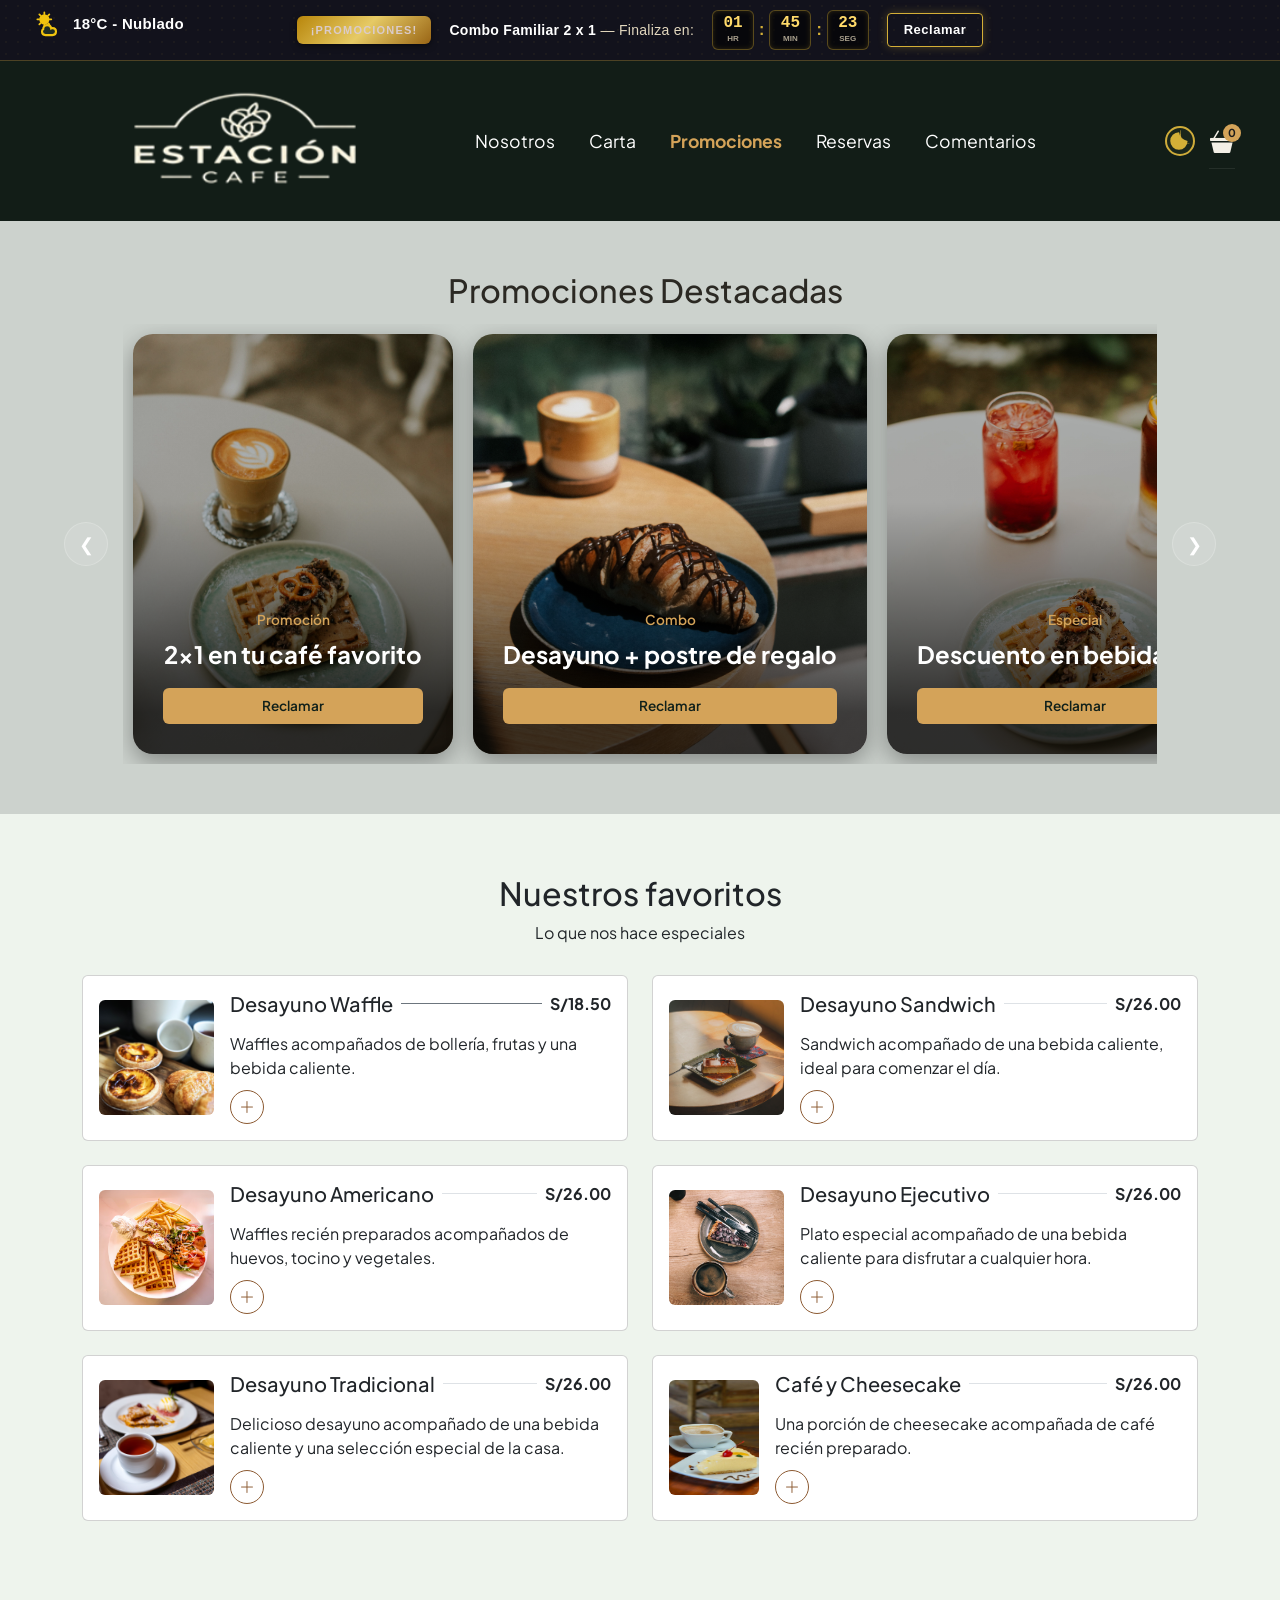
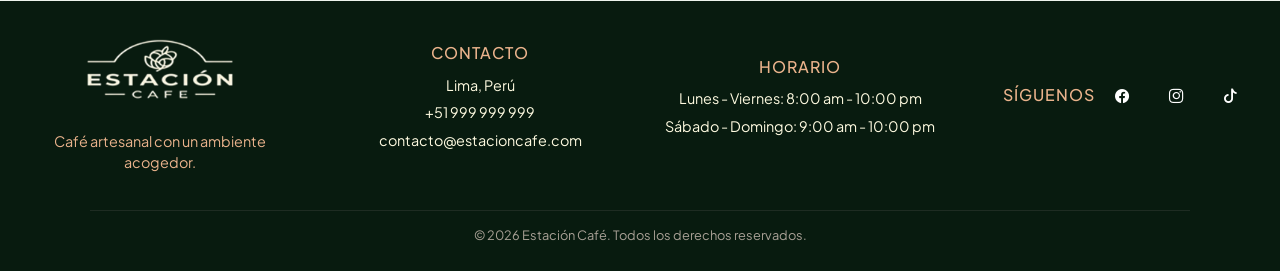
<file: Cafetería/Cafetería/promociones.html>
<!DOCTYPE html>
<html lang="es">

<head>

    <meta charset="UTF-8">
    <meta name="viewport" content="width=device-width, initial-scale=1.0">

   
    <title>Promociones - Cafetería Mis Cielos</title>

    <link href="https://cdn.jsdelivr.net/npm/bootstrap@5.3.8/dist/css/bootstrap.min.css" rel="stylesheet">
    <link rel="stylesheet" href="css/estilos.css">
        <link rel="stylesheet" href="https://cdn.jsdelivr.net/npm/bootstrap-icons@1.13.1/font/bootstrap-icons.min.css">

</head>

<body>
          
      <!-- BANNER DE PROMOCIÓN -->
<div class="promo-banner">
  <div class="promo-container">
     <div class="weather-widget">
  <!-- Icono SVG en tono dorado -->
  <svg class="weather-icon" viewBox="0 0 24 24" fill="none" xmlns="http://www.w3.org/2000/svg">
    <circle cx="8" cy="8" r="3.5" stroke="#f1c40f" stroke-width="1.8" fill="#f1c40f" />
    <path d="M8 2V3.5M8 12.5V14M2 8H3.5M12.5 8H14M3.7 3.7L4.8 4.8M11.2 11.2L12.3 12.3M3.7 12.3L4.8 11.2M11.2 4.8L12.3 3.7" stroke="#f1c40f" stroke-width="1.5" stroke-linecap="round" />
    <path d="M7 16.5C7 14.5 8.5 13 10.5 13C12.2 13 13.6 14.2 13.9 15.8C14.2 15.6 14.6 15.5 15 15.5C16.7 15.5 18 16.8 18 18.5C18 20.2 16.7 21.5 15 21.5H9C7.3 21.5 6 20.2 6 18.5C6 17.5 6.4 16.7 7 16.5Z" stroke="#f1c40f" stroke-width="1.8" fill="#1e2d24" />
  </svg>
  
  <span id="weather-text" class="weather-text"></span>
</div>
    
    <div class="promo-badge ">¡Promociones!</div>
    
   
    <p class="promo-text">
      <strong>Combo Familiar 2 x 1</strong> — Finaliza en:
    </p>


    <div class="promo-timer">
      <div class="timer-box">
        <span id="hours">01</span>
        <small>HR</small>
      </div>
      <span class="timer-dots">:</span>
      <div class="timer-box">
        <span id="minutes">45</span>
        <small>MIN</small>
      </div>
      <span class="timer-dots">:</span>
      <div class="timer-box">
        <span id="seconds">30</span>
        <small>SEG</small>
      </div>
    </div>

    <a href="#promociones" class="promo-btn">Reclamar</a>
  

    
  </div>
</div>
 <header>


        <a href="index.html"> <img src="img/logo.png" alt="Logo de la cafetería"></a>
        

        <nav>
            <ul class="menu">
                
                <li><a href="nosotros.html">Nosotros</a></li>
                <li><a href="carta.html">Carta</a></li>
                <li><a href="promociones.html">Promociones</a></li>
                <li><a href="reservas.html">Reservas</a></li>
                <li><a href="comentarios.html">Comentarios</a></li>
                <li class="item-theme">
      <button id="toggle-theme" class="btn-theme" aria-label="Cambiar tema">
        <svg class="icon-moon" xmlns="http://www.w3.org/2000/svg" viewBox="0 0 24 24" fill="currentColor">
          <path d="M12.3 2a10 10 0 0 0 9.21 12.86 9.93 9.93 0 0 1-9-9.86 9.88 9.88 0 0 1 .21-3zm-1.3 2a8 8 0 1 0 8 8 10 10 0 0 1-8-8z"/>
        </svg>
        <svg class="icon-sun" xmlns="http://www.w3.org/2000/svg" viewBox="0 0 24 24" fill="currentColor">
          <path d="M12 7a5 5 0 1 0 0 10 5 5 0 0 0 0-10zm0-5a1 1 0 0 1 1 1v2a1 1 0 1 1-2 0V3a1 1 0 0 1 1-1zm0 17a1 1 0 0 1 1 1v2a1 1 0 1 1-2 0v-2a1 1 0 0 1 1-1zm10-8a1 1 0 0 1-1 1h-2a1 1 0 1 1 0-2h2a1 1 0 0 1 1 1zM5 12a1 1 0 0 1-1 1H2a1 1 0 1 1 0-2h2a1 1 0 0 1 1 1zm14.95-6.95a1 1 0 0 1 0 1.41l-1.42 1.42a1 1 0 1 1-1.41-1.41l1.42-1.42a1 1 0 0 1 1.41 0zm-14.14 14.14a1 1 0 0 1 0 1.41l-1.42 1.42a1 1 0 0 1-1.41-1.41l1.42-1.42a1 1 0 0 1 1.41 0zm14.14 0a1 1 0 0 1-1.41 0l-1.42-1.42a1 1 0 0 1 1.41-1.41l1.42 1.42a1 1 0 0 1 0 1.41zM6.34 6.34a1 1 0 0 1-1.41 0L3.51 4.93a1 1 0 1 1 1.41-1.41l1.42 1.42a1 1 0 0 1 0 1.41z"/>
        </svg>
      </button>
    </li>


               <li class="item-carrito">
                <button id="btn-carrito" class="btn-carrito" onclick="toggleCarrito()" aria-label="Ver carrito">
                <i class="bi bi-basket3-fill"></i>
                <span id="contador-carrito">0</span>
                </button>
               </li>
    
    
            </ul>

        </nav>

 </header>

   <div id="panel-carrito">
    <h2>Pedido actual</h2>

    <div id="carrito-items">
      <!-- El JS inserta aquí cada producto dinámicamente -->
    </div>

    <div id="resumen-carrito">
      <strong>Total: <span id="total-carrito">S/ 0.00</span></strong>
    </div>

    <button onclick="vaciarCarrito()">Vaciar carrito</button>
    <button onclick="toggleCarrito()">Cerrar</button>
  </div>

 <section class="promocionesoferta">

        <section class="apple-carousel-seccion">
            <h2>Promociones Destacadas</h2>

            <div class="apple-carousel-wrapper">
                <button class="carousel-flecha carousel-flecha-izq" id="flechaIzq">&#10094;</button>

                <div class="apple-carousel" id="appleCarousel">
                <div class="apple-card" style="background-image: url('img2/carru1.jpg')">
                    <span class="apple-card-categoria">Promoción</span>
                    <h3>2x1 en tu café favorito</h3>
                    <button class="btn-carousel-agregar" onclick="agregarAlCarrito(11)">Reclamar</button>
                </div>

                <div class="apple-card" style="background-image: url('img2/carru2.jpg')">
                    <span class="apple-card-categoria">Combo</span>
                    <h3>Desayuno + postre de regalo</h3>
                    <button class="btn-carousel-agregar" onclick="agregarAlCarrito(12)">Reclamar</button>
                </div>

                <div class="apple-card" style="background-image: url('img2/carru3.jpg')">
                    <span class="apple-card-categoria">Especial</span>
                    <h3>Descuento en bebidas frías</h3>
                    <button class="btn-carousel-agregar" onclick="agregarAlCarrito(13)">Reclamar</button>
                </div>


                </div>

                <button class="carousel-flecha carousel-flecha-der" id="flechaDer">&#10095;</button>
            </div>
        </section>
 </section>

 <section class="Favoritos">

    <h2>Nuestros favoritos</h2>
    <p>Lo que nos hace especiales</p>

    <div class="container">

    <div class="row g-4">

        <!-- PROMOCIÓN 1 -->
        <div class="col-md-6">

            <div class="card p-3">

                <div class="d-flex align-items-center gap-3">

                    <img src="img2/promo1.jpg"
                         class="rounded"
                         width="115"
                         height="115"
                         alt="Desayuno">

                    <div class="flex-grow-1">

                        <!-- Nombre + precio -->
                        <div class="d-flex align-items-center">

                            <h5 class="mb-0">
                                Desayuno Waffle
                            </h5>

                            <div class="flex-grow-1 border-top border-secondary border-dotted mx-2">
                            </div>

                            <strong>S/18.50</strong>

                        </div>

                        <p class="mt-3 mb-0">
                            Waffles acompañados de bollería, frutas y una bebida caliente.
                        </p>
                        <button class="btn-agregar-icono" onclick="agregarAlCarrito(14)" aria-label="Agregar al carrito">
                        <i class="bi bi-plus-lg"></i>
                        </button>


                    </div>

                </div>

            </div>

        </div>


        <!-- PROMOCIÓN 2 -->
        <div class="col-md-6">

            <div class="card p-3">

                <div class="d-flex align-items-center gap-3">

                    <img src="img2/promo2.jpg"
                         class="rounded"
                         width="115"
                         height="115"
                         alt="Desayuno">

                    <div class="flex-grow-1">

                        <div class="d-flex align-items-center">

                            <h5 class="mb-0">
                                Desayuno Sandwich
                            </h5>

                            <div class="flex-grow-1 border-top mx-2"></div>

                            <strong>S/26.00</strong>

                        </div>

                        <p class="mt-3 mb-0">
                            Sandwich acompañado de una bebida caliente, ideal para comenzar el día.
                        </p>
                        <button class="btn-agregar-icono" onclick="agregarAlCarrito(15)" aria-label="Agregar al carrito">
                            <i class="bi bi-plus-lg"></i>
                        </button>
                    </div>

                </div>

            </div>

        </div>


        <!-- PROMOCIÓN 3 -->
        <div class="col-md-6">

            <div class="card p-3">

                <div class="d-flex align-items-center gap-3">

                    <img src="img2/promo3.jpg"
                         class="rounded"
                         width="115"
                         height="115"
                         alt="Desayuno">

                    <div class="flex-grow-1">

                        <div class="d-flex align-items-center">

                            <h5 class="mb-0">
                                Desayuno Americano
                            </h5>

                            <div class="flex-grow-1 border-top mx-2"></div>

                            <strong>S/26.00</strong>

                        </div>

                        <p class="mt-3 mb-0">
                            Waffles recién preparados acompañados de huevos, tocino y vegetales.
                        </p>
                        <button class="btn-agregar-icono" onclick="agregarAlCarrito(16)" aria-label="Agregar al carrito">
                        <i class="bi bi-plus-lg"></i>
                        </button>

                    </div>

                </div>

            </div>

        </div>




        <!-- PROMOCIÓN 4 -->
        <div class="col-md-6">

            <div class="card p-3">

                <div class="d-flex align-items-center gap-3">

                    <img src="img2/promo4.jpg"
                         class="rounded"
                         width="115"
                         height="115"
                         alt="Desayuno">

                    <div class="flex-grow-1">

                        <div class="d-flex align-items-center">

                            <h5 class="mb-0">
                                Desayuno Ejecutivo
                            </h5>

                            <div class="flex-grow-1 border-top mx-2"></div>

                            <strong>S/26.00</strong>

                        </div>

                        <p class="mt-3 mb-0">
                            Plato especial acompañado de una bebida caliente para disfrutar a cualquier hora.
                        </p>
                       <button class="btn-agregar-icono" onclick="agregarAlCarrito(17)" aria-label="Agregar al carrito">
                        <i class="bi bi-plus-lg"></i>
                        </button>

                    </div>

                </div>

            </div>

        </div>


        <!-- PROMOCIÓN 5 -->
        <div class="col-md-6">

            <div class="card p-3">

                <div class="d-flex align-items-center gap-3">

                    <img src="img2/promo5.jpg"
                         class="rounded"
                         width="115"
                         height="115"
                         alt="Desayuno">

                    <div class="flex-grow-1">

                        <div class="d-flex align-items-center">

                            <h5 class="mb-0">
                                Desayuno Tradicional
                            </h5>

                            <div class="flex-grow-1 border-top mx-2"></div>

                            <strong>S/26.00</strong>

                        </div>

                        <p class="mt-3 mb-0">
                            Delicioso desayuno acompañado de una bebida caliente y una selección especial de la casa.
                        </p>
                        <button class="btn-agregar-icono" onclick="agregarAlCarrito(18)" aria-label="Agregar al carrito">
                        <i class="bi bi-plus-lg"></i>
                        </button>

                    </div>

                </div>

            </div>

        </div>


        <!-- PROMOCIÓN 6 -->
        <div class="col-md-6">

            <div class="card p-3">

                <div class="d-flex align-items-center gap-3">

                    <img src="img2/promo6.jpg"
                         class="rounded"
                         width="115"
                         height="115"
                         alt="Desayuno">

                    <div class="flex-grow-1">

                        <div class="d-flex align-items-center">

                            <h5 class="mb-0">
                                Café y Cheesecake
                            </h5>

                            <div class="flex-grow-1 border-top mx-2"></div>

                            <strong>S/26.00</strong>

                        </div>

                        <p class="mt-3 mb-0">
                            Una porción de cheesecake acompañada de café recién preparado.
                        </p>
                        <button class="btn-agregar-icono" onclick="agregarAlCarrito(19)" aria-label="Agregar al carrito">
                        <i class="bi bi-plus-lg"></i>
                        </button>

                    </div>

                </div>

            </div>

        </div>



    </div>
</div>




 </section>


 <footer>

    <div class="footer-contenedor">

        <div class="footer-info">

            <a href="index.html"> <img src="img/logo.png" alt="Logo de la cafetería"></a>

            <p> Café artesanal con un ambiente acogedor.</p>

        </div>

        <div class="footer-contacto">

            <h4>Contacto</h4>

            <p> Lima, Perú</p>
            <p> +51 999 999 999</p>
            <p> contacto@estacioncafe.com</p>

        </div>

        <div class="footer-horario">

            <h4>Horario</h4>

            <p>Lunes - Viernes: 8:00 am - 10:00 pm</p>
            <p>Sábado - Domingo: 9:00 am - 10:00 pm</p>

        </div>

        <div class="footer-redes">

            <h4>Síguenos</h4>

            <a href="#"><i class="bi bi-facebook"></i></a><br>
            <a href="#"><i class="bi bi-instagram"></i></a><br>
            <a href="#"><i class="bi bi-tiktok"></i></a>




                


        </div>

    </div>

    <hr>
    <p class="copyright">
        © 2026 Estación Café. Todos los derechos reservados.
    </p>

</footer>
 <script src="js/carta&promociones.js"></script>
 <script src="js/notificacion.js"></script>
 <script src="js/carrito.js"></script>
 <script src="js/carruselPromos.js"></script>
</body>

</html>
</file>
<file: Cafetería/Cafetería/css/estilos.css>
@import url('https://fonts.googleapis.com/css2?family=Plus+Jakarta+Sans:wght@400;500;600;700;800&family=Fraunces:wght@400;600;700&family=Karla:wght@400;500&display=swap');

* {
  margin: 0;
  padding: 0;
  box-sizing: border-box;
}

body {
  margin: 0;
  padding: 0;
  background-color: #eef4ed;
  font-family: 'Plus Jakarta Sans', sans-serif; /* Misma fuente uniforme para todo el sitio */
}
/* --- NAVEGACIÓN PRINCIPAL --- */

/* 1. Estilo base de las opciones del menú */
ul.menu li a {
  color: #ffffff;             /* Texto blanco */
  text-decoration: none;
  font-size: 15px;
  position: relative;
  padding: 8px 12px;
  transition: color 0.3s ease;
}

/* 2. Línea inferior (oculta por defecto) */
ul.menu li a::after {
  content: '';
  position: absolute;
  bottom: -2px;
  left: 50%;
  width: 0%;
  height: 2px;
  background-color: #c5a059;   /* Dorado de Reservas */
  transition: width 0.3s ease, left 0.3s ease;
  border-radius: 2px;
}

/* 3. Efecto al pasar el mouse (Hover) */
ul.menu li a:hover {
  color: #c5a059;             /* Cambia a dorado */
}

ul.menu li a:hover::after {
  width: 100%;                /* Expande la línea */
  left: 0;
}
/* ==========================================
   HEADER / BARRA SUPERIOR (EXPANDIDA HACIA ABAJO)
   ========================================== */
header {
  display: flex !important;
  justify-content: space-between !important;
  align-items: center !important;
  height: 160px !important;       /* Altura vertical fija y amplia */
  min-height: 120px !important;
  padding: 0 45px !important;     /* Espacio lateral */
  background-color: #121d17 !important;
  position: sticky !important;
  top: 0 !important;
  width: 100% !important;
  box-sizing: border-box !important;
  z-index: 1000 !important;
}

header nav {
  flex: 1;
  display: flex;
  align-items: center;
  margin-left: 20px !important; 
  min-width: 0;                
}

header > a {
  display: inline-block;
  text-decoration: none;
}

/* Logo con mayor tamaño vertical y horizontal */
header > a img,
.logo-header {
  width: 400px !important;
  max-height: auto !important;
  height: auto !important;
  display: block !important;
  object-fit: contain;
  flex-shrink: 0;
}

header > a:hover img {
  transform: scale(1.08);
}

header > a img.prendido {
  animation: parpadeo-lento 15s ease-in-out forwards;
}

@keyframes parpadeo-lento {
  0% {
    filter: drop-shadow(0 0 6px #ffee55) 
            drop-shadow(0 0 18px #ffcc00) 
            drop-shadow(0 0 35px rgba(255, 204, 0, 0.85));
  }
  10%, 30%, 50%, 70%, 90% {
    filter: drop-shadow(0 0 2px #ffee55) 
            drop-shadow(0 0 8px rgba(255, 204, 0, 0.4));
  }
  20%, 40%, 60%, 80% {
    filter: drop-shadow(0 0 6px #ffee55) 
            drop-shadow(0 0 18px #ffcc00) 
            drop-shadow(0 0 35px rgba(255, 204, 0, 0.85));
  }
  100% {
    filter: drop-shadow(0 0 0px transparent);
  }
}

/* ==========================================
   MENÚ DE NAVEGACIÓN
   ========================================== */
.menu {
  display: flex;
  align-items: center;
  gap: 14px !important;         
  list-style: none;
  margin: 0;
  padding: 0;
  width: 100%;
}

.menu li a {
  font-size: 1.1rem !important;
  padding: 8px 10px !important;
  white-space: nowrap;
}

.menu .item-theme {
  margin-left: auto;
}

.item-theme svg {
  width: 32px !important;
  height: 32px !important;
  cursor: pointer;
}

.menu li a.active {
  color: #d4a359 !important;
  font-weight: 700 !important;
}

.menu li a:hover {
  color: #d4a359;
  transform: translateY(-2px);
  text-shadow: 0 0 12px rgba(212, 175, 55, 0.4);
}

.menu li a::after {
  content: '';
  position: absolute;
  bottom: 2px;
  left: 0;
  width: 100%;
  height: 2px;
  background: linear-gradient(90deg, #b39229, #f3e5ab);
  border-radius: 2px;
  transform: scaleX(0);
  transform-origin: bottom right;
  transition: transform 0.35s cubic-bezier(0.25, 1, 0.5, 1);
}

.menu li a:hover::after,
.menu li a.active::after {
  transform: scaleX(1);
  transform-origin: bottom left;
  box-shadow: 0 2px 8px rgba(212, 175, 55, 0.6);
}

#panel-carrito {
  position: fixed;
  top: 0;
  right: -380px;
  width: 340px;
  height: 100vh;
  background-color: #BFB88F;
  box-shadow: -6px 0 20px rgba(0,0,0,0.35);
  padding: 2.5rem 1.8rem;
  z-index: 1000;
  transition: right 0.35s ease;
  overflow-y: auto;
  color: #f3efe6;
  border-left: 1px solid rgba(212, 163, 89, 0.25);
}

#panel-carrito.visible {
  right: 0;
}

#panel-carrito h2 {
  font-size: 1.4rem;
  font-weight: 700;
  color: #322e28;
  margin-bottom: 1.8rem;
  letter-spacing: 0.5px;
}

.item-carrito {
  display: flex;
  justify-content: space-between;
  align-items: center;
  padding: 0.9rem 0;
  border-bottom: 1px solid rgba(255,255,255,0.08);
  font-size: 0.9rem;
}

.item-carrito button {
  background: rgba(212, 163, 89, 0.12);
  border: 1px solid rgba(212, 163, 89, 0.4);
  color: #d4a359;
  width: 26px;
  height: 26px;
  border-radius: 50%;
  cursor: pointer;
  font-size: 0.9rem;
  line-height: 1;
  transition: background 0.2s ease;
}

.item-carrito button:hover {
  background: #d4a359;
  color: #10201a;
}

#resumen-carrito {
  margin-top: 1.8rem;
  padding-top: 1.2rem;
  border-top: 1px solid rgba(212, 163, 89, 0.3);
  font-size: 1.05rem;
  display: flex;
  justify-content: space-between;
  color: #28251f;
}

#panel-carrito button:not(.item-carrito button) {
  margin-top: 1rem;
  width: 100%;
  padding: 0.75rem;
  border: none;
  border-radius: 6px;
  font-weight: 600;
  cursor: pointer;
  transition: all 0.25s ease;
}

#panel-carrito button:nth-of-type(1) {
  background: transparent;
  border: 1px solid rgba(255,255,255,0.25);
  color: #f3efe6;
}

#panel-carrito button:nth-of-type(1):hover {
  border-color: #d4a359;
  color: #d4a359;
}

#panel-carrito button:nth-of-type(2) {
  background-color: #d4a359;
  color: #152922;
}

#panel-carrito button:nth-of-type(2):hover {
  background-color: #e6ca65;
}
#btn-carrito {
  position: relative;
  background: none;
  border: none;
  cursor: pointer;
  display: flex;
  align-items: center;
  justify-content: center;
  padding: 6px;
}

#btn-carrito .bi-basket3-fill {
  font-size: 24px;      
  color: #f3efe6;
  transition: color 0.3s ease, transform 0.2s ease;
}

#btn-carrito:hover .bi-basket3-fill {
  color: #d4a359;
  transform: scale(1.08);
}

#contador-carrito {
  position: absolute;
  top: -4px;
  right: -6px;
  background-color: #d4a359;
  color: #1b1b1b;
  font-size: 11px;
  font-weight: 700;
  min-width: 18px;
  height: 18px;
  border-radius: 50%;
  display: flex;
  align-items: center;
  justify-content: center;
  padding: 0 4px;
  line-height: 1;
}









/* ==========================================
   TIPOGRAFÍA Y BANNER
   ========================================== */
h2, h4 {
  font-family: 'Plus Jakarta Sans', sans-serif;
  font-size: 2rem;
}

.banner {
  position: relative;
  width: 100%;
  height: 650px;
  display: flex;
  justify-content: center;
  margin: 0;
}

.textoBanners {
  position: absolute;
  top: 50%;
  left: 8%;
  transform: translateY(-50%);
  z-index: 10;
  color: #ffffff;
  max-width: 500px;
  text-align: left;
}

.textoBanners h3 {
  font-size: 60px;
  color: #e0ba6f;
  margin: 0;
  font-family: 'constantia', 'palatino linotype';
}

.textoBanners h1 {
  font-size: 85px;
  margin: 10px 0;
  line-height: 1;
}

.textoBanners p {
  color: rgb(249, 247, 247);
  font-size: 20px;
  line-height: 1.5;
  max-width: 500px;
  font-family: 'calibri', 'arial black';
}

.rulebanimg::before {
  content: '';
  position: absolute;
  top: 0;
  left: 0;
  width: 100%;
  height: 100%;
  background: linear-gradient(to right, rgba(0, 0, 0, 0.8) 0%, rgba(0, 0, 0, 0.45) 40%, rgba(0, 0, 0, 0) 75%);
  z-index: 2;
  pointer-events: none;
}

.ruleta {
  position: relative;
  width: 100%;
  height: 100%;
  overflow: hidden;
}

.ruleban {
  position: relative;
  z-index: 10;
  display: flex;
  width: 100%;
  transition: transform 0.6s ease-in-out;
}

.rulebanimg {
  position: relative;
  min-width: 100%;
  height: 650px;
  box-sizing: border-box;
  overflow: hidden;
}

.rulebanimg img {
  width: 100%;
  height: 100%;
  object-fit: cover;
  display: block;
  position: relative;
  z-index: 1;
}

.antes,
.luego {
  position: absolute;
  top: 50%;
  transform: translateY(-50%);
  color: white;
  font-size: 55px;
  cursor: pointer;
  user-select: none;
  padding: 10px;
  transition: .3s;
  z-index: 25;
}

.antes {
  left: 20px;
}

.luego {
  right: 20px;
}

.imgban {
  position: absolute;
  bottom: 15px;
  width: 100%;
  display: flex;
  justify-content: center;
  gap: 10px;
  z-index: 25;
  border-radius: 0;
}

.link-clave {
  color: #e0ba6f;
  text-decoration: underline;
  font-weight: bold;
  transition: all 0.3s ease;
  display: inline-block;
}

.link-clave:hover {
  color: #ffffff;
  text-shadow: 0 0 10px rgba(224, 186, 111, 0.9);
  transform: translateY(-2px);
}

.area {
  width: 14px;
  height: 14px;
  background: rgb(37, 32, 32);
  border-radius: 0;
  opacity: .5;
  cursor: pointer;
  transition: .3s;
}

.area.active {
  width: 35px;
  border-radius: 0;
  opacity: 1;
}

/* ==========================================
   SECCIONES Y BLOQUES INFERIORES
   ========================================== */
.seccion-intermedia {
  background-color: #1d1c17;
  padding: 60px 8%;
}

.seccion-principal {
  width: 100%;
}

.bloque-fila {
  width: 100%;
  padding: 60px 20px;
  box-sizing: border-box;
}

.fondo-claro {
  background-color: #e7e1d5;
}

.fondo-oscuro {
  background-color: #bbaba1;
}

.contenido-ancho,
.comunidad-contenedor {
  width: 100%;
  max-width: 1200px;
  margin: 0 auto;
  display: grid;
  grid-template-columns: 1fr 1fr;
  gap: 50px;
  align-items: center;
}

.bloque-media {
  width: 100%;
  height: 350px;
  border-radius: 12px;
  overflow: hidden;
}

.bloque-media img,
.bloque-media iframe {
  width: 100%;
  height: 100%;
  object-fit: cover;
  border: none;
}

.bloque-texto {
  display: flex;
  flex-direction: column;
  justify-content: center;
}

.fondo-claro .subtitulo {
  color: #8c6d46;
  font-size: 13px;
  letter-spacing: 1.5px;
  font-weight: bold;
}

.fondo-claro h2 {
  color: #1c1c1c;
  font-size: 32px;
  margin-top: 5px;
}

.fondo-claro p {
  color: #8c7474;
  line-height: 1.6;
}

.fondo-oscuro h2 {
  color: #2b1d14;
  font-size: 32px;
  margin-bottom: 12px;
}

.fondo-oscuro p {
  color: #3b2a1d;
  line-height: 1.6;
  margin: 4px 0;
}

.btn-mapa {
  display: inline-block;
  margin-top: 18px;
  padding: 12px 24px;
  background-color: #8c5835;
  color: #ffffff;
  text-decoration: none;
  border-radius: 6px;
  font-weight: bold;
  width: fit-content;
  transition: background 0.3s ease;
}

.btn-mapa:hover {
  background-color: #6a3e20;
}

/* ==========================================
   SECCIÓN COMUNIDAD
   ========================================== */
.comunidad-columna-foto {
  width: 100%;
  display: flex;
  flex-direction: column;
  align-items: center;
}

.comunidad-titulo-foto {
  color: #ffffff;
  font-size: 22px;
  font-weight: bold;
  margin-bottom: 15px;
  text-align: center;
}

.comunidad-dropzone {
  width: 100%;
  max-width: 480px;
  height: 280px;
  border: 2px dashed rgba(255, 255, 255, 0.4);
  border-radius: 16px;
  background-color: rgba(170, 151, 151, 0.867);
  display: flex;
  flex-direction: column;
  justify-content: center;
  align-items: center;
  cursor: pointer;
  padding: 0;
  box-sizing: border-box;
  text-align: center;
  position: relative;
  overflow: hidden;
  transition: border-color 0.3s ease;
}

.fondo-terciario {
  background-color: #9e7157db;
}

.comunidad-dropzone:hover {
  border-color: #d4a359;
}

#comunidad-contenido-dropzone {
  width: 100%;
  height: 100%;
  display: flex;
  flex-direction: column;
  justify-content: center;
  align-items: center;
}

.comunidad-icono {
  font-size: 38px;
  margin-bottom: 10px;
}

.comunidad-texto-instruccion {
  color: #d1c7bd;
  font-size: 15px;
}

.comunidad-input-oculto {
  display: none !important;
}

.comunidad-imagen-previa {
  width: 100% !important;
  height: 100% !important;
  object-fit: cover !important;
  border-radius: 14px;
  display: block;
}

.comunidad-columna-texto {
  display: flex;
  flex-direction: column;
  justify-content: center;
}

.comunidad-subtitulo {
  color: #d4a359;
  font-size: 13px;
  letter-spacing: 1.5px;
  font-weight: bold;
}

.comunidad-titulo {
  color: #ffffff;
  font-size: 32px;
  margin-top: 5px;
  margin-bottom: 15px;
}

.comunidad-descripcion {
  color: #d1c7bd;
  line-height: 1.6;
  margin: 0;
}

.texto-cambiar-flotante {
  position: absolute;
  bottom: 12px;
  background-color: rgba(0, 0, 0, 0.7);
  color: #d4a359;
  padding: 6px 14px;
  border-radius: 20px;
  font-size: 13px;
  font-weight: bold;
}

/* Modificamos .tarjeta para que sirva para la nueva tarjeta-imagen */
.tarjeta {
    flex: 1;
    height: 220px;              
    border-radius: 10px;       
    box-shadow: 0px 2px 10px rgba(0,0,0,0.1);
    position: relative;
    overflow: hidden;         
    display: block;    
    border: 2px solid transparent; 
    transition: transform 0.3s ease, border-color 0.3s ease, box-shadow 0.3s ease;
}


.tarjeta img {
    width: 100%;
    height: 100%;
    object-fit: cover;
    display: block;
}


.tarjeta h3 {
    position: absolute;
    bottom: 15px;
    left: 50%;
    transform: translateX(-50%);
    margin: 0;
    background-color: rgba(255, 255, 255, 0.9); 
    color: #4e342e;             
    padding: 6px 16px;
    border-radius: 20px;
    font-size: 1rem;
    pointer-events: none;
    white-space: nowrap;
}


.tarjeta:hover {
    transform: scale(1.04);
    border-color: #f1c40f;      
    box-shadow: 0px 8px 20px rgba(0,0,0,0.25);
}

footer{
    background: #081b0f;
    color: white;
    text-align: center;
    padding: 20px;
    
}

.formulario {
  width: 50%;
  max-width: 700px;
  margin: 50px auto;
  background: rgba(255, 255, 255, 0.077);
  backdrop-filter: blur(12px);
  -webkit-backdrop-filter: blur(12px);
  border-radius: 20px;
  padding: 40px;
  box-shadow: 0 8px 30px rgba(0, 0, 0, 0.30);
  border: none; /* En modo claro/normal NO tiene borde */
}

/* El borde dorado se activa únicamente cuando se activa el modo oscuro */
body.dark .formulario,
body.dark-mode .formulario {
  border: 3px solid #d4a359;
}

.formulario h2 {
  text-align: center;
  margin-bottom: 25px;
  color: #1b1210;
}

.formulario form {
  display: flex;
  flex-direction: column;
}

.formulario button {
  background: #5d4037;
  border-radius: 12px;
  font-size: 18px;
  font-weight: bold;
  transition: .3s;
}

.formulario button:hover {
  background: #7a5448;
  transform: translateY(-2px);
}

.form-floating > label {
  color: #555555 !important; /* Gris oscuro */
}

.form-floating input,
.form-floating textarea,
.form-floating select {
  padding: 1rem 0.75rem !important;
}

.form-control,
.form-select {
  color: #212529 !important; /* Negro suave */
}

.form-floating > .form-control:focus ~ label,
.form-floating > .form-control:not(:placeholder-shown) ~ label {
  color: #777777 !important; /* Gris medio */
}

#inputOrden::placeholder {
  color: #6c757d !important; /* Gris */
  opacity: 1;
}

.btn {
  display: inline-block;
  margin-top: 15px;
  padding: 10px 20px;
  background: #4d7079;
  color: rgb(255, 255, 255);
  text-decoration: none;
  border-radius: 5px;
}

.btn:hover {
  background: #bea9a2;
}

/* ==========================================
   TABLA DE RESERVAS REGISTRADAS
   ========================================== */
#tablaReservas {
  width: 100%;
  border-collapse: collapse;
  margin-top: 25px;
  background-color: #ffffff; /* CAMBIA AQUÍ: Fondo general de la tabla */
  border-radius: 8px;
  overflow: hidden;
}

#tablaReservas td {
  background-color: #ffffff; /* CAMBIA AQUÍ: Fondo de las celdas */
  color: #000000 !important; /* CAMBIA AQUÍ: Color de letra en celdas (Negro) */
  padding: 12px;
  text-align: center;
  border: 1px solid #d1c7bd;
}

#tablaReservas th {
  background-color: #3b2a1d; /* CAMBIA AQUÍ: Fondo de títulos (Café oscuro) */
  color: #ffffff !important; /* CAMBIA AQUÍ: Color de letra en títulos (Blanco) */
  padding: 12px;
  font-weight: bold;
  text-align: center;
  border: 1px solid #5a402d;
}

#tablaReservas tbody tr:nth-child(even) td {
  background-color: #ebe3d5; /* CAMBIA AQUÍ: Color alterno para filas */
}

.productos{
    width:90%;
    margin:auto;
    padding:40px 0;
}
/* Estilo para el titulo nuestra carta */
.productos h2{
  margin-bottom:30px;
  font-family:Georgia, 'Times New Roman', Times, serif; 
  color: #40221c;
  font-size: 36px;
  font-weight:700;
  letter-spacing: 5px;
  text-align:center;
}

     .contenedor-filtros {
  text-align: center;
  margin: 20px 0;
}

.btn-filtro {
  background-color: #3d2314;
  color: #fff;
  border: none;
  padding: 10px 20px;
  margin: 0 5px;
  border-radius: 5px;
  cursor: pointer;
  font-size: 16px;
  transition: background 0.3s;
}

.btn-filtro:hover, .btn-filtro.active {
  background-color: #6b3e23;
}
.btn-cerrar {
  background: none;
  border: none;
  color: #fff;
  font-size: 1.3rem;
  cursor: pointer;
}
.itemPedido {
  display: flex;
  justify-content: space-between;
  align-items: center;
  margin-bottom: 12px;
  padding-bottom: 10px;
  border-bottom: 1px solid #3d2314;
  font-size: 0.95rem;
}

.total-contenedor {
  display: flex;
  justify-content: space-between;
  font-size: 1.2rem;
  font-weight: bold;
  margin-bottom: 15px;
}

.btn-confirmar {
  width: 100%;
  padding: 12px;
  background-color: #c88d51;
  color: #fff;
  border: none;
  border-radius: 5px;
  font-weight: bold;
  cursor: pointer;
  transition: background 0.3s;
}

.btn-confirmar:hover {
  background-color: #a6703c;
}
.producto {
  
  border: 4px solid #cfad3c; 
  
  background: linear-gradient(180deg, #d4af37 0%, #a46f18 100%);
  
  

  
 box-shadow: 0 4px 10px rgba(212, 175, 55, 0.3); 
  

  overflow: hidden; 
  
  
  transition: transform 0.3s ease, box-shadow 0.3s ease;
}

.producto:hover {
  transform: translateY(-5px);
  box-shadow: 0 6px 18px rgba(212, 175, 55, 0.7);
}

.productos {

  background-image: url('../img/baner8.jpg');
  
  
  background-size: cover;          
  background-position: center;     
  background-repeat: no-repeat;    
  

  padding: 40px 20px;
  width: 100%;
  min-height: 100vh;               
}


.productos h3{
    background:#40221c;
    color: #ffffff;
    display: block;
    margin: 0 auto ;
    width: fit-content;
    padding: 12px 25px;
    border-radius: 12px;
    margin-bottom: 45px;
    margin-top: 50px;
    box-shadow: 0 3px 8px rgba(53, 181, 15, 0.2);
    
}
  /* Estilo para el contenedor de carta */
.contenedor-productos{
    display:flex;
    flex-wrap:wrap;
    gap:30px;
    justify-content:center;
    
}

.producto{
    width:300px;
    background: linear-gradient(
    200deg, 
    rgba(228, 226, 223, 0.75) 0%, 
    rgba(140, 90, 39, 0.85) 100%
    );
    border-radius:10px;
    overflow:hidden;
    box-shadow:0px 0px 10px rgba(97, 29, 169, 0.15);
    padding-bottom:20px;
    
  background-color: #fcf6e6; 
  border-radius: 16px;       
  overflow: hidden;          

    
}

.producto:hover {
    transform: scale(1.05);
    box-shadow: 0px 15px 30px 10px rgba(152, 106, 49, 0.35);
}

.producto img{
    width:100%;
    height:220px;
    object-fit:cover;
    
}

.producto h4{
    padding:15px;
    margin:0;
    text-align: center;
}

.producto p{
    padding:0 15px;
    text-align: center;   
}

.producto label{
    display:block;
    padding:0 15px;
    margin-top:10px;
}

.producto input{
    margin:10px 15px;
    width:80px;
    padding:8px;
}

.producto button{
    margin-left:15px;
    padding:10px 20px;
    border:none;
    background:#5d4037;
    color:rgb(255, 249, 249);
    border-radius:5px;
    cursor:pointer;
}

.producto button:hover{
    background:#3a2615;
}

.pedido{
    width:90%;
    margin:50px auto;
    background:rgb(222, 198, 198);
    padding:30px;
    border-radius:10px;
    box-shadow:0px 0px 10px rgba(0,0,0,0.15);
}

.pedido h2{
    margin-bottom:20px;
}

.itemPedido{
    display:flex;
    justify-content:space-between;
    padding:10px;
    border-bottom:1px solid #f6c6c6;
}

.promociones{
    width:90%;
    margin:auto;
    padding:40px 0;
}

.promociones h2{
    text-align:center;
    margin-bottom:40px;
}

.contenedor-promociones{

    display:grid;

    grid-template-columns:
    repeat(2,1fr);

    gap:30px;

}

.promo{

    background:white;

    border-radius:10px;

    overflow:hidden;

    box-shadow:0px 0px 15px rgba(0,0,0,0.15);
    text-align: center;

}

.promo img{

    width:100%;

    height:250px;

    object-fit:cover;

}

.promo h3{

    padding:15px;

}

.promo p{

    padding:0 15px;

}

.promo h4{

    padding:0 15px;

    color:#8b4513;

}

.promo button{

    margin:15px auto;
    display: block;

    padding:12px 20px;

    border:none;

    border-radius:5px;

    background:#5d4037;

    color:white;

    cursor:pointer;

}

.promo button:hover{

    background:#3e2723;

}

.confirmacion{

    margin-top:20px;

    background:#d4edda;

    color:#155724;

    padding:15px;

    border-radius:5px;

    font-weight:bold;

}

.pedido{
    width:90%;
    margin:50px auto;
    background:white;
    padding:30px;
    border-radius:10px;
    box-shadow:0px 0px 10px rgba(0,0,0,0.15);
}

.itemPedido{
    display:flex;
    justify-content:space-between;
    padding:10px;
    border-bottom:1px solid #ddd;
}

.cantidad-box{
    display: flex;
    flex-direction: column;
    gap: 5px;
    margin: 10px 0;
    align-items: center;
}

.cantidad-box label{
    font-weight: bold;
    color: #333;
}

.cantidad-box input{
    width: 120px;
    padding: 8px;
    border: 1px solid #ccc;
    border-radius: 5px;
}

table{

    width:100%;

    border-collapse:collapse;

    margin-top:30px;

    background:white;

}

th{

    background:#5d4037;

    color:white;

}

th,
td{

    padding:12px;

    border:1px solid #ccc;

    text-align:center;

}

.comentarios {
  width: 90%;
  max-width: 900px;
  margin: 50px auto 40px auto;
  text-align: center;
  /* Línea divisoria superior en modo claro (café suave) */
  border-top: 1px solid rgba(140, 88, 53, 0.25);
  padding-top: 50px; /* Espacio entre la línea y el título */
}

.comentarios h2 {
  margin-bottom: 30px;
}

.comentario{
    background:rgb(252, 252, 252);
    padding:15px;
    margin: 0 auto 20px;
    max-width: 500px;
    border-radius:10px;
    box-shadow:0px 0px 10px rgba(26, 2, 2, 0.1);
}

.comentario h3{
    color:#5d4037;
    margin-bottom:10px;
}

#listaComentarios {
  display: flex;
  flex-direction: column;
  align-items: center; /* Centra las tarjetas horizontalmente */
  gap: 20px;           /* Espacio entre cada comentario */
}

.comentario-card,
#listaComentarios > div {
  width: fit-content;
  min-width: 280px;            /* Tamaño mínimo cuando el texto sea corto */
  max-width: 100%;             /* Límite máximo horizontal */
  padding: 18px 24px;
  /* Borde dorado suave a juego */
  border: 2px solid #d4a359;
  border-radius: 14px;
  /* Fondo semitransparente con efecto de desenfoque */
  background: rgba(255, 255, 255, 0.05);
  backdrop-filter: blur(8px);
  -webkit-backdrop-filter: blur(8px);
  box-shadow: 0 4px 15px rgba(0, 0, 0, 0.2);
  text-align: left;            /* Texto alineado dentro de la tarjeta */
  word-wrap: break-word;       /* Evita desbordamientos con palabras largas */
  transition: transform 0.2s ease, border-color 0.2s ease;
}

.comentario-card:hover,
#listaComentarios > div:hover {
  transform: translateY(-2px);
  border-color: #f1c40f;
}

body:not(.dark):not(.dark-mode) .comentario-card,
body:not(.dark):not(.dark-mode) #listaComentarios > div {
  border-color: #8c5835;
  background: rgba(255, 255, 255, 0.85);
  color: #212529;
}

body.dark .comentarios,
body.dark-mode .comentarios {
  border-top: 1px solid rgba(212, 163, 89, 0.25);
}

.footer-contenedor{
    display: flex;
    align-items: flex-start;
    align-items: center;
    justify-content: space-between;
    flex-wrap: wrap;
    gap: 40px


    
}

.footer-redes {
    display: flex;
        justify-content: center;
    gap: 20px;
}



.footer-info,
.footer-contacto,
.footer-horario,
.footer-redes {
  flex: 1;
  min-width: 200px;
}
 
.footer-info img {
  height: 100px;
  margin-bottom: 10px;
}
 
.footer-info p {
  color: #ebb48dfe;
  font-size: 0.9rem;
  line-height: 1.5;
  text-align: center;
  
}
 
footer h4 {
  color:#ebb48dfe ;
  margin-bottom: 12px;
  font-size: 1rem;
  letter-spacing: 1px;
  text-transform: uppercase;
}
 
footer p {
  font-size: 0.9rem;
  margin-bottom: 6px;
  color: #fefae0;
  
}
 
.footer-redes a {
  display: inline-block;
  
  text-decoration: none;
  margin-bottom: 8px;
  font-size: 0.9rem;
  transition: color 0.2s ease;
  color: inherit;
}
 
.footer-redes a:hover {
  color: #8c7258;
}
 
footer hr {
  border: none;
  border-top: 1px solid #5F605B;
  margin: 30px auto 15px;
  max-width: 1100px;
}
 
.copyright {
  text-align: center;
  font-size: 0.8rem;
  color: #A9A196;
  margin-top: 10px;
}


.fondoReserva{
    background-image: url(../img/fondoReserva.jpg);
    background-size: cover;
    background-position: 30% top;
    background-repeat: no-repeat;
    background-attachment: fixed;
    min-height: 100vh;
}

/*estilos del  apratado sobre nosotros*/
  .nosotros {
            background: white;
            text-align: center;
            padding: 50px 80px;
        }

        .nosotros h2 {
            font-size: 38px;
            color: #2b160a;
            margin-bottom: 20px;
        }

        .nosotros p {
            max-width: 1000px;
            margin: 20px auto;
            line-height: 1.8;
            font-size: 18px;
        }

        .tarjeta-nosotros {
            position: static;
            height: auto;
        }

        .tarjeta-nosotros img {
            height: 220px;
        }

        .tarjeta-nosotros h3 {
            position: static;
            background: none;
            color: #4e342e;
            transform: none;
            padding: 20px 0 10px;
            font-size: 1.3rem;
            margin: 0;
        }

        .tarjeta-nosotros p {
            position: static;
            padding: 0 25px 25px;
            line-height: 1.6;
            color: #333;
            font-size: 1rem;
            margin: 0;
        }
    
        
        .nosotros {
            padding: 0;
        }

        .fila-nosotros {
            display: flex;
            align-items: center;
            gap: 60px;
            padding: 60px 80px;
        }

        .fila-nosotros:nth-child(even) {
            flex-direction: row-reverse;
        }

        .fila-cafe-1 {
            background: #f4ede4;
        }

        .fila-cafe-2 {
            background: #e8dcc8;
        }

        .fila-cafe-3 {
            background: #ddc9a3;
        }

        .fila-img {
            flex: 1;
        }

        .fila-img img {
            width: 100%;
            height: 320px;
            object-fit: cover;
            border-radius: 12px;
            box-shadow: 0px 6px 18px rgba(0,0,0,0.15);
        }

        .fila-texto {
            flex: 1;
            text-align: left;
            max-width: 500px;
        }

        .fila-texto h2 {
            font-size: 34px;
            color: #3e2723;
            margin-bottom: 20px;
        }

        .fila-texto p {
            font-size: 18px;
            line-height: 1.8;
            color: #3e2723;
            margin-bottom: 15px;
        }

        @media (max-width: 768px) {
            .fila-nosotros,
            .fila-nosotros:nth-child(even) {
                flex-direction: column;
                text-align: center;
                padding: 40px 30px;
            }

            .fila-texto {
                max-width: 100%;
                text-align: center;
            }
        }

        .fila-nosotros:not(:last-child) {
          border-bottom: 1px solid rgba(140, 88, 53, 0.25);
          padding-bottom: 50px; /* Espacio interno sin separar los fondos */
          margin-bottom: 0;     /* Elimina el hueco blanco */
        }

        body.dark .fila-nosotros:not(:last-child),
        body.dark-mode .fila-nosotros:not(:last-child) {
          border-bottom: 1px solid rgba(212, 163, 89, 0.25);
        }

   /* --- ESTILOS DEL MENÚ Y NAVEGACIÓN --- */
header {
  background-color: #122115;
  display: flex;
  align-items: center;
  justify-content: space-between;
  padding: 15px 40px;
}

/* --- UNIFICACIÓN DE COLOR DE HEADER Y FOOTER EN MODO OSCURO --- */


body.dark-mode,
body.dark-mode header,
body.dark-mode main,
body.dark-mode footer,
body.dark-mode .pie-pagina,
body.dark-mode [class*="footer"] {
  background-color: #0d140e !important; 
  background-image: none !important;
}

.menu {
  display: flex;
  align-items: center;
  list-style: none;
  gap: 25px;
  margin: 0;
  padding: 0;
}

.menu a {
  color: #f3efe6;
  text-decoration: none;
  font-size: 16px;
  transition: color 0.3s ease;
}

.menu a:hover {
  color: #c09a58;
}


/* --- BARRA DE BÚSQUEDA CARTA --- */


.buscador-container {
  display: flex;
  align-items: center;
  justify-content: center;
  max-width: 650px;
  width: 90%;
  margin: 20px auto 30px auto;
  padding: 4px;
  background-color: #efe5d8;
  border: 2px solid #8c5a32;
  border-radius: 12px;
  box-shadow: 0 4px 10px rgba(0, 0, 0, 0.15);
}

.input-wrapper {
  display: flex;
  align-items: center;
  flex: 1;
  padding-left: 14px;
}

.icono-lupa {
  width: 20px;
  height: 20px;
  color: #6e472a;
  margin-right: 10px;
  flex-shrink: 0;
}

.input-wrapper input {
  width: 100%;
  padding: 10px 5px;
  font-size: 15px;
  font-family: inherit;
  color: #3b2314;
  background: transparent;
  border: none;
  outline: none;
}

.input-wrapper input::placeholder {
  color: #8c7664;
}

.buscador-container button {
  padding: 10px 28px;
  font-size: 15px;
  font-weight: 600;
  font-family: inherit;
  color: #ffffff;
  background-color: #5c3821;
  border: none;
  border-radius: 8px;
  cursor: pointer;
  transition: background-color 0.25s ease;
  margin-left: 6px;
}

.buscador-container button:hover {
  background-color: #422614;
}


header {
  display: flex;
  align-items: center;
  justify-content: space-between;
  padding: 15px 30px;
}

/* --- BOTÓN CIRCULAR MODO OSCURO / DÍA --- */
.btn-theme {
  width: 30px;
  height: 30px;
  border-radius: 50%;
  border: 2px solid #cfac3a; 
  background-color: #1b261b; 
  color: #d4af37;
  cursor: pointer;
  display: flex;
  align-items: center;
  justify-content: center;
  transition: all 0.3s ease;
  margin-left: 20px;
}

.btn-theme:hover {
  background-color: #d4af37;
  color: #1b261b;
  transform: scale(1.08);
}

.btn-theme svg {
  width: 22px;
  height: 22px;
}


.btn-theme .icon-sun {
  display: none; 
}


body.dark-mode {
  background-color: #121212;
  color: #e0e0e0;
}


body.dark-mode .seccion-carta,
body.dark-mode .contenedor-productos {
  background-color: #1e1e1e;
}

body.dark-mode .producto {
  background-color: #2a2a2a;
  color: #ffffff;
  border-color: #444;
}

body.dark-mode h2, 
body.dark-mode h4 {
  color: #f1c40f; 
}


body.dark-mode .btn-theme .icon-moon {
  display: none;
}

body.dark-mode .btn-theme .icon-sun {
  display: block;
  color: #f1c40f;
}

body.dark-mode {
  background-color: #0f1c15; 
  color: #e2d7c5;          
}


body.dark-mode header {
  background-color: #0b140f;
  border-bottom: 1px solid #2a3d31;
}

body.dark-mode nav ul li a {
  color: #e2d7c5;
}

body.dark-mode nav ul li a:hover {
  color: #d4af37; 
}

/* Títulos principales e importantes */
body.dark-mode h1,
body.dark-mode h2,
body.dark-mode h3,
body.dark-mode h4 {
  color: #d4af37;
}

body.dark-mode .seccion-carta,
body.dark-mode .productos,
body.dark-mode .contenedor-productos {
  background-color: #0f1c15;
}

body.dark-mode .producto {
  background-color: #16261d;
  border: 1px solid #2a3d31;
  color: #e2d7c5;
}

body.dark-mode .btn-theme {
  background-color: #d4af37;
  color: #0f1c15;            
  border-color: #d4af37;
}

body.dark-mode .btn-theme .icon-moon {
  display: none;
}

body.dark-mode .btn-theme .icon-sun {
  display: block;
}

body.dark-mode,
body.dark-mode .seccion-carta,
body.dark-mode .productos,
body.dark-mode section {
  background-image: none !important; 
  background-color: #0d1a12 !important;
  color: #f1c40f;
}

body.dark-mode h1,
body.dark-mode h2,
body.dark-mode h3,
body.dark-mode h4,
body.dark-mode label {
  color: #e6c687 !important;
}

body.dark-mode .producto,
body.dark-mode .card {
  background-color: #1a2e22; 
  border: 1px solid #2d4737;
  box-shadow: 0 4px 12px rgba(0, 0, 0, 0.4);
}

body.dark-mode .buscador-container {
  background-color: #122218;
  border-color: #d4af37;
}

body.dark-mode .buscador-container input {
  color: #ffffff;
}

body.dark-mode .icono-lupa {
  color: #d4af37;
}


body.dark-mode,
body.dark-mode main,
body.dark-mode section,
body.dark-mode div,
body.dark-mode article,
body.dark-mode .nosotros,
body.dark-mode .historia,
body.dark-mode .mision,
body.dark-mode .vision {
  background-color: #121d17 !important;
  background-image: none !important;
}

body.dark-mode p,
body.dark-mode span,
body.dark-mode li {
  color: #e2d7c5 !important;
}

body.dark-mode h1,
body.dark-mode h2,
body.dark-mode h3,
body.dark-mode h4 {
  color: #d4af37 !important;
}

body.dark-mode .banner,
body.dark-mode .ruleta,
body.dark-mode .ruleban,
body.dark-mode .rulebanimg,
body.dark-mode .textoBanners {
  background-color: transparent !important;
  background-image: none !important;
}
body.dark-mode .textoBanners h1,
body.dark-mode .textoBanners h3 {
  color: #d4af37 !important; 
  text-shadow: 2px 2px 8px rgba(0, 0, 0, 0.8) !important;
}

body.dark-mode .textoBanners p {
  color: #ffffff !important; 
  text-shadow: 2px 2px 8px rgba(0, 0, 0, 0.8) !important;
}

body.dark-mode .textoBanners a.link-clave {
  color: #d4af37 !important; 
}
body.dark-mode .ruleta div[class*="indicador"],
body.dark-mode .banner div[class*="indicador"],
body.dark-mode .ruleta div[class*="puntos"],
body.dark-mode div[class*="ruleta"] > div:last-child {
  background-color: transparent !important;
  background-image: none !important;
}

body.dark-mode section.banner *,
body.dark-mode .banner *,
body.dark-mode .ruleta *,
body.dark-mode .ruleban * {
  background-color: transparent !important;
  background-image: none !important;
}
body.dark-mode .banner button,
body.dark-mode .ruleta button,
body.dark-mode .prev,
body.dark-mode .next {
  color: #ffffff !important;
  font-size: 24px;
}

.fila-herramientas {
  display: flex;
  justify-content: center;
  align-items: center;
  position: relative;
  width: 95%;
  max-width: 1200px;
  margin: 25px auto 35px auto;
  gap: 15px;
}

/* =======================================================
   1. BARRA DE BÚSQUEDA (Grande y redondeada como en la foto 2)
   ======================================================= */
.buscador-container {
  display: flex;
  align-items: center;
  background-color: #eedcc9;
  border: 1.5px solid #7c5339;
  border-radius: 8px;
  padding: 4px 6px 4px 14px;
  width: 100%;
  max-width: 600px; /* Ancho amplio original */
  height: 48px;
  box-sizing: border-box;
}

.input-wrapper {
  display: flex;
  align-items: center;
  flex: 1;
}

.icono-lupa {
  width: 18px;
  height: 18px;
  stroke: #5a3825;
  margin-right: 8px;
  flex-shrink: 0;
}

.buscador-container input {
  width: 100%;
  border: none;
  background: transparent;
  outline: none;
  font-size: 0.95rem;
  color: #3b2319;
}

.buscador-container button {
  background-color: #4a2919;
  color: #ffffff;
  border: none;
  border-radius: 6px;
  padding: 8px 18px;
  font-size: 0.9rem;
  font-weight: bold;
  cursor: pointer;
  transition: 0.2s;
}

.buscador-container button:hover {
  background-color: #301a0f;
}

/* =======================================================
   2. CONVERSOR DE DINERO (Diseño original idéntico a la foto 2)
   ======================================================= */
.card-conversor-derecha {
  background-color: #301a12;
  border: 1px solid #c8a261;
  border-radius: 8px;
  padding: 6px 10px;
  box-shadow: 0 4px 10px rgba(0, 0, 0, 0.3);
  white-space: nowrap;
  box-sizing: border-box;
  text-align: center;
  margin-left: -45px; /* Ajusta este valor: -20px, -40px o -60px según qué tan a la izquierda lo quieras */
  position: relative;
  z-index: 2;
}

.titulo-conversor {
  font-size: 0.75rem;
  color: #f3e5ab;
  font-weight: bold;
  margin-bottom: 4px;
}

.campos-inline {
  display: flex;
  align-items: center;
  gap: 5px;
}

.campos-inline select {
  padding: 4px 6px;
  border-radius: 4px;
  border: 1px solid #ccc;
  font-size: 0.78rem;
  outline: none;
  background-color: #ffffff;
  color: #000;
}

.campos-inline input {
  width: 55px;
  padding: 4px 6px;
  border-radius: 4px;
  border: 1px solid #ccc;
  font-size: 0.78rem;
  outline: none;
  background-color: #ffffff;
  color: #000;
}

/* Botón Cambio en tono arena */
.campos-inline button {
  background-color: #c99e6b;
  color: #1a0f0a;
  border: none;
  padding: 4px 10px;
  border-radius: 4px;
  font-size: 0.78rem;
  font-weight: bold;
  cursor: pointer;
  transition: 0.2s;
}

.campos-inline button:hover {
  background-color: #dbb374;
}

/* Badge con el resultado */
.res-badge {
  background-color: #1a0d08;
  border: 1px solid #c8a261;
  padding: 3px 8px;
  border-radius: 4px;
  color: #f3e5ab;
  font-size: 0.78rem;
  font-weight: bold;
}

/* --- BANNER DE PROMOCIÓN SUPERIOR --- */
body.dark .promo-badge,
body.dark-mode .promo-badge {
  border: 2px solid #d4a359; /* Borde dorado a juego con el diseño */
  box-shadow: 0 0 10px rgba(212, 163, 89, 0.4); /* Opcional: brillo sutil */
}

.promo-banner {
  background-color: #12121c;
  /* Fondo café oscuro elegante con patrón sutil si se desea */
  background-image: radial-gradient(rgba(212, 175, 55, 0.05) 1px, transparent 0);
  background-size: 12px 12px;
  border-bottom: 1px solid rgba(212, 175, 55, 0.3);
  padding: 10px 20px;
  font-family: 'Segoe UI', Tahoma, Geneva, Verdana, sans-serif;
  color: #f5ebd6;
}

.promo-container {
  max-width: 1300px;
  margin: 0 auto;
  display: flex;
  align-items: center;
  justify-content: center;
  gap: 18px;
  flex-wrap: wrap;
}


.promo-badge {
  background: linear-gradient(135deg, #b8860b, #e6ca65, #996515);
  color: #dacbcb;
  font-weight: 800;
  font-size: 11px;
  letter-spacing: 1.2px;
  padding: 6px 14px;
  border-radius: 6px;
  text-transform: uppercase;
  box-shadow: 0 2px 6px rgba(0, 0, 0, 0.5);
}


.promo-text {
  margin: 0;
  font-size: 14px;
  letter-spacing: 0.3px;
  color: #e2d7be;
}

.promo-text strong {
  color: #ffffff;
  font-weight: 700;
}

/* Temporizador Digital */
.promo-timer {
  display: flex;
  align-items: center;
  gap: 5px;
}

.timer-box {
  background: rgba(0, 0, 0, 0.6);
  border: 1px solid rgba(212, 175, 55, 0.4);
  border-radius: 6px;
  padding: 4px 8px;
  text-align: center;
  min-width: 42px;
  box-shadow: inset 0 0 5px rgba(212, 175, 55, 0.2);
}

.timer-box span {
  display: block;
  color: #ffda6a;
  font-family: 'Courier New', Courier, monospace;
  font-size: 16px;
  font-weight: bold;
  line-height: 1;
}

.timer-box small {
  display: block;
  font-size: 8px;
  color: #a89f8d;
  margin-top: 2px;
  font-weight: 600;
}

.timer-dots {
  color: #d4af37;
  font-weight: bold;
  font-size: 16px;
}


.promo-btn {
  background: transparent;
  color: #fff6df;
  text-decoration: none;
  font-weight: 700;
  font-size: 13px;
  padding: 6px 18px;
  border-radius: 6px;
  border: 1px solid #d4af37;
  box-shadow: 0 0 10px rgba(212, 175, 55, 0.3);
  transition: all 0.3s ease;
  letter-spacing: 0.5px;
}

.promo-btn:hover {
  background-color: #d4af37;
  color: #000000;
  box-shadow: 0 0 18px rgba(212, 175, 55, 0.8);
  transform: translateY(-1px);
}

.promo-btn {
  background-color: transparent;
  color: #fff;
  border: 1px solid #d4af37;
  padding: 6px 16px;
  border-radius: 4px;
  font-weight: bold;
  cursor: pointer;
  transition: transform 0.2s ease, background-color 0.3s ease;

  animation: parpadeoBotonDorado 1.8s infinite ease-in-out;
}
.promo-btn {
  position: relative;
  overflow: hidden;
  border: 1px solid #d4af37;
  color: #fff;
  padding: 6px 16px;
  border-radius: 4px;
  font-weight: bold;
}

.promo-btn:after {
  content: '';
  position: absolute;
  top: -50%;
  left: -60%;
  width: 20%;
  height: 200%;
  background: linear-gradient(
    60deg,
    rgba(255, 255, 255, 0) 20%,
    rgba(255, 215, 0, 0.8) 50%,
    rgba(255, 255, 255, 0) 80%
  );
  transform: rotate(30deg);
  animation: destelloDorado 3s infinite;
}

@keyframes destelloDorado {
  0% {
    left: -60%;
  }
  20% {
    left: 140%; 
  }
  100% {
    left: 140%; 
  }
}

.promo-btn {
  background-color: transparent;
  color: #fff;
  border: 1px solid #d4af37;
  padding: 6px 16px;
  border-radius: 4px;
  font-weight: bold;
  cursor: pointer;
  transition: transform 0.2s ease, background-color 0.3s ease;
  animation: parpadeoBotonDorado 1.8s infinite ease-in-out;
}


.promo-btn:hover {
  background-color: #d4af37;
  color: #111;
  transform: scale(1.05);
}

@keyframes parpadeoBotonDorado {
  0% {
    box-shadow: 0 0 3px rgba(212, 175, 55, 0.3);
    border-color: #d4af37;
  }
  50% {

    box-shadow: 0 0 12px rgba(255, 215, 0, 0.8), inset 0 0 6px rgba(255, 215, 0, 0.4);
    border-color: #ffd700;
  }
  100% {
    box-shadow: 0 0 3px rgba(212, 175, 55, 0.3);
    border-color: #d4af37;
  }
}

.notificacion-carrito {
  position: fixed;
  bottom: 30px;
  right: 30px;
  background-color: #f5f0e6;   /* beige suave */
  color: #4a3f35;              /* texto marrón oscuro para contraste */
  padding: 14px 22px;
  border-radius: 8px;
  border: 1px solid #e0d5c1;
  box-shadow: 0 4px 15px rgba(0,0,0,0.12);
  opacity: 0;
  transform: translateY(20px);
  transition: all 0.3s ease;
  z-index: 2000;
  font-weight: 500;
}

.notificacion-carrito.mostrar {
  opacity: 1;
  transform: translateY(0);
}


.apple-carousel-seccion {
  padding: 60px 40px;
  background-color: #ccd2cd;
}

.apple-carousel-seccion h2 {
  color: #2b2923;
  font-size: 2rem;
  margin-bottom: 30px;
  padding-left: 10px;
  padding-bottom: 10px;
}

.apple-carousel-wrapper {
  position: relative;
  display: flex;
  align-items: center;
}

.apple-carousel {
  display: flex;
  gap: 20px;
  overflow-x: auto;
  scroll-behavior: smooth;
  padding: 10px;
  scrollbar-width: none;
}

.apple-carousel::-webkit-scrollbar {
  display: none;
}

.apple-card {
  position: relative;
  min-width: 320px;
  height: 420px;
  border-radius: 20px;
  background-size: cover;
  background-position: center;
  flex-shrink: 0;
  overflow: hidden;
  display: flex;
  flex-direction: column;
  justify-content: flex-end;
  padding: 30px;
  box-shadow: 0 8px 25px rgba(0,0,0,0.35);
  transition: transform 0.35s ease;
}

.apple-card::before {
  content: '';
  position: absolute;
  top: 0; left: 0; right: 0; bottom: 0;
  background: linear-gradient(to top, rgba(0,0,0,0.75) 10%, rgba(0,0,0,0.1) 60%);
}

.apple-card:hover {
  transform: translateY(-8px);
}

.apple-card-categoria,
.apple-card h3 {
  position: relative;
  z-index: 2;
  color: #fff;
}

.apple-card-categoria {
  font-size: 0.85rem;
  font-weight: 600;
  color: #d4a359;
  margin-bottom: 8px;
}

.apple-card h3 {
  font-size: 1.5rem;
  font-weight: 700;
  line-height: 1.3;
}

.carousel-flecha {
  background: rgba(255,255,255,0.1);
  border: 1px solid rgba(255,255,255,0.2);
  color: #fff;
  width: 44px;
  height: 44px;
  border-radius: 50%;
  cursor: pointer;
  font-size: 1.1rem;
  z-index: 5;
  transition: background 0.25s ease;
  flex-shrink: 0;
}

.carousel-flecha:hover {
  background: #d4a359;
  color: #10201a;
}

.carousel-flecha-izq { margin-right: 15px; }
.carousel-flecha-der { margin-left: 15px; }

.apple-carousel-seccion {
    text-align: center;
    padding: 50px 0;
}

.apple-carousel-seccion h2 {
    margin-bottom: 5px;
}

.apple-carousel-seccion > p {
    margin-bottom: 30px;
}

/* Centra todo el bloque del carrusel */
.apple-carousel-wrapper {
    display: flex;
    align-items: center;
    justify-content: center;

    width: 90%;
    margin: 0 auto;
}






.promociones-container {
    padding-top: 40px;
    padding-bottom: 40px;
}

.promo-card {
    background: rgba(255, 255, 255, 0.75);
    border: 1px solid #c9d1d3;
    border-radius: 18px;

    padding: 20px;

    min-height: 155px;

    box-shadow: 0 4px 15px rgba(0, 0, 0, 0.05);

    transition: 0.3s;
}

.promo-card:hover {
    transform: translateY(-4px);

    box-shadow: 0 8px 25px rgba(0, 0, 0, 0.12);
}



.promo-img {
    width: 115px;
    height: 115px;

    object-fit: cover;

    border-radius: 15px;
}



.promo-header {
    display: flex;
    align-items: center;

    gap: 10px;
}



.promo-header h5 {
    margin: 0;

    font-size: 20px;
    font-weight: bold;

    color: #4b3a32;

    white-space: nowrap;
}



.linea-puntos {
    flex: 1;

    border-top: 1px dotted #aaa;

    min-width: 20px;
}



.promo-header strong {
    color: #264b5a;

    font-size: 18px;

    white-space: nowrap;
}



.promo-card p {
    margin-top: 15px;
    margin-bottom: 0;

    color: #888;

    font-size: 16px;

    line-height: 1.5;
}


.container {
    padding-bottom: 80px;
}

.Favoritos > h2,
.Favoritos > p {
    text-align: center;
}

.Favoritos > p {
    margin-bottom: 30px;
}

.Favoritos h2{
  padding-top: 60px;
}

/* --- WIDGET DEL CLIMA --- */
.weather-widget {
  display: inline-flex;
  align-items: center;
  gap: 10px;
  background-color: transparent;
  padding: 4px 8px;
  user-select: none;
  margin-right: 010px; 
  padding-left: 15px; 
  
}


.weather-icon {
  width: 28px;
  height: 28px;
  flex-shrink: 0;
}

.weather-text {
  color: #ffffff;
  font-family: -apple-system, BlinkMacSystemFont, "Segoe UI", Roboto, Arial, sans-serif;
  font-size: 15px;
  font-weight: 700;
  letter-spacing: 0.3px;
  white-space: nowrap;
}

.weather-widget {
  position: absolute;
  left: 20px; 
  top: 6px;   
  z-index: 10;
}

.btn-agregar-icono {
  width: 34px;
  height: 34px;
  border-radius: 50%;
  border: 1.5px solid #8c5a32;
  background-color: transparent;
  color: #8c5a32;
  display: flex;
  align-items: center;
  justify-content: center;
  cursor: pointer;
  font-size: 1rem;
  padding: 0;
  margin-top: 10px;
  transition: all 0.25s ease;
}

.btn-agregar-icono:hover {
  background-color: #8c5a32;
  color: #fff;
  transform: scale(1.08);
}

.btn-carousel-agregar {
  position: relative;
  z-index: 2;
  margin-top: 10px;
  padding: 8px 16px;
  background-color: #d4a359;
  color: #10201a;
  border: none;
  border-radius: 6px;
  font-weight: 600;
  cursor: pointer;
  font-size: 0.85rem;
}

.btn-carousel-agregar:hover {
  background-color: #e6ca65;
}
</file>
